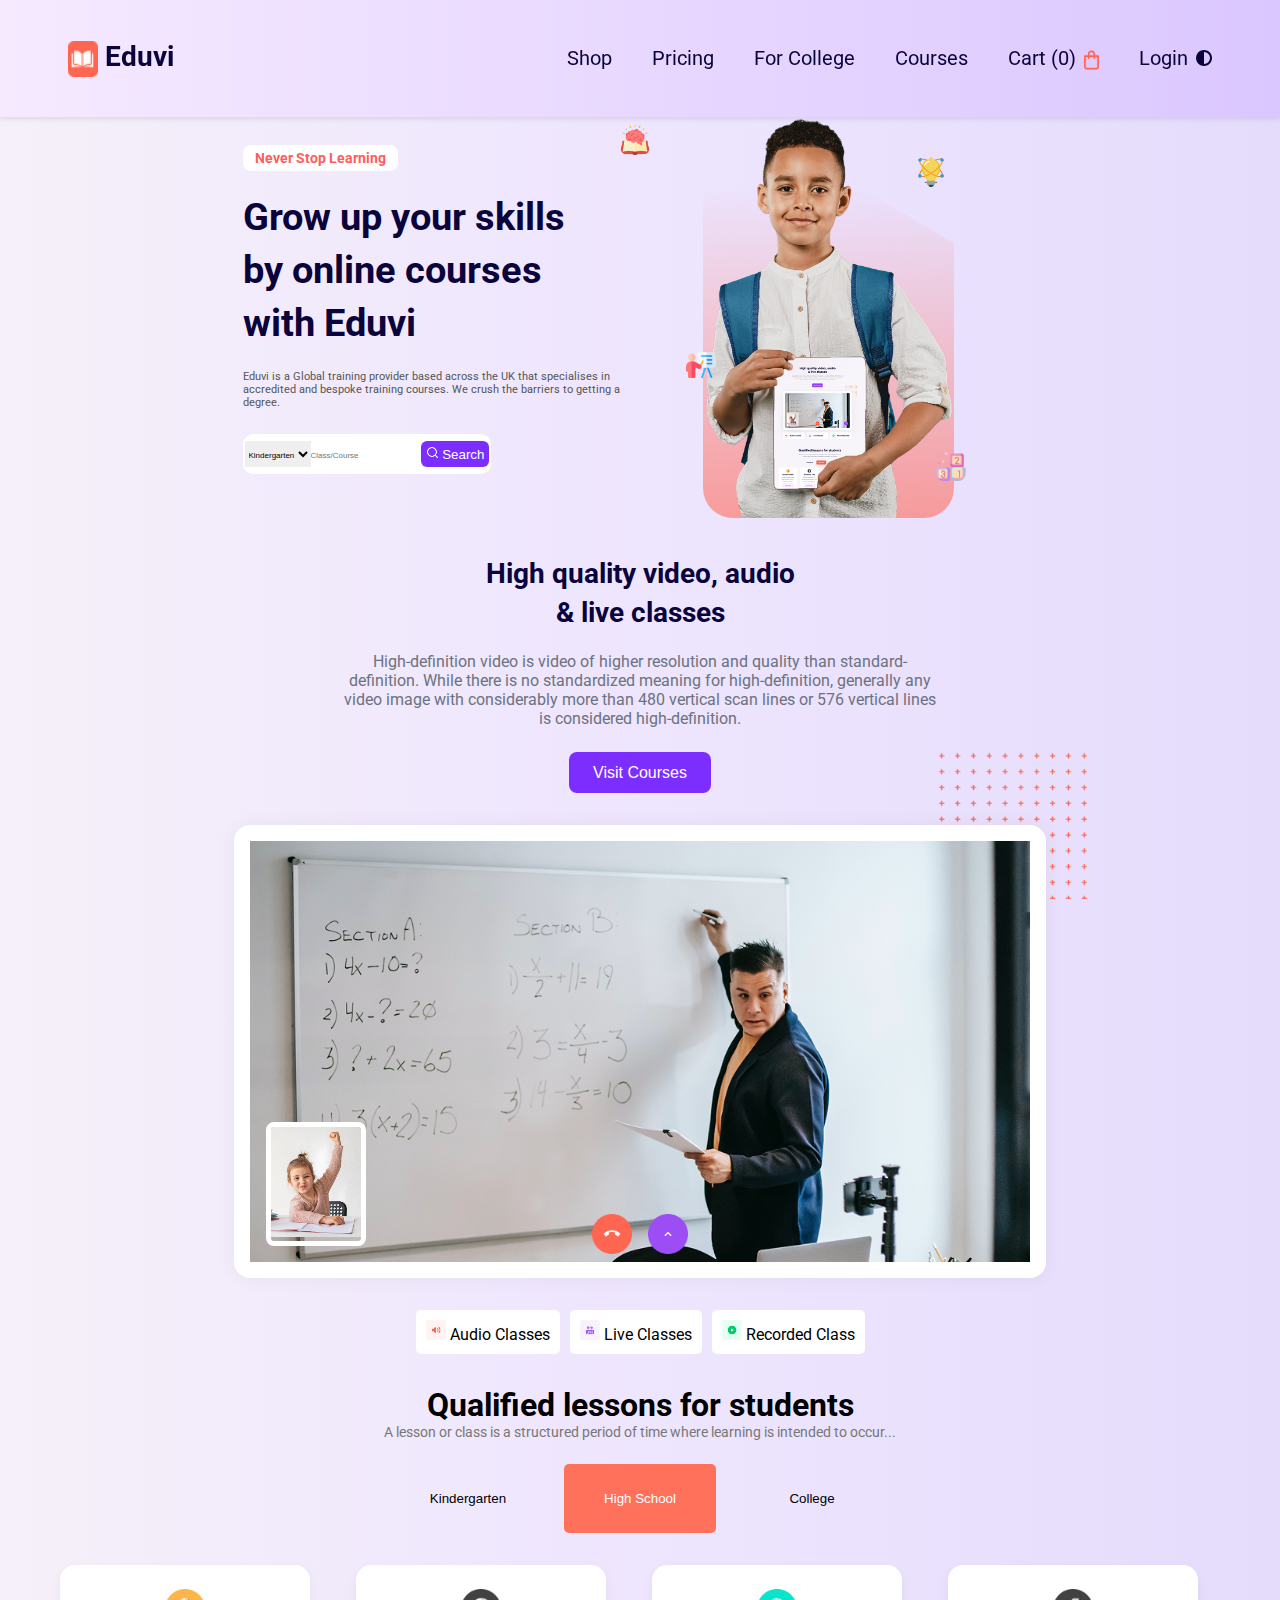
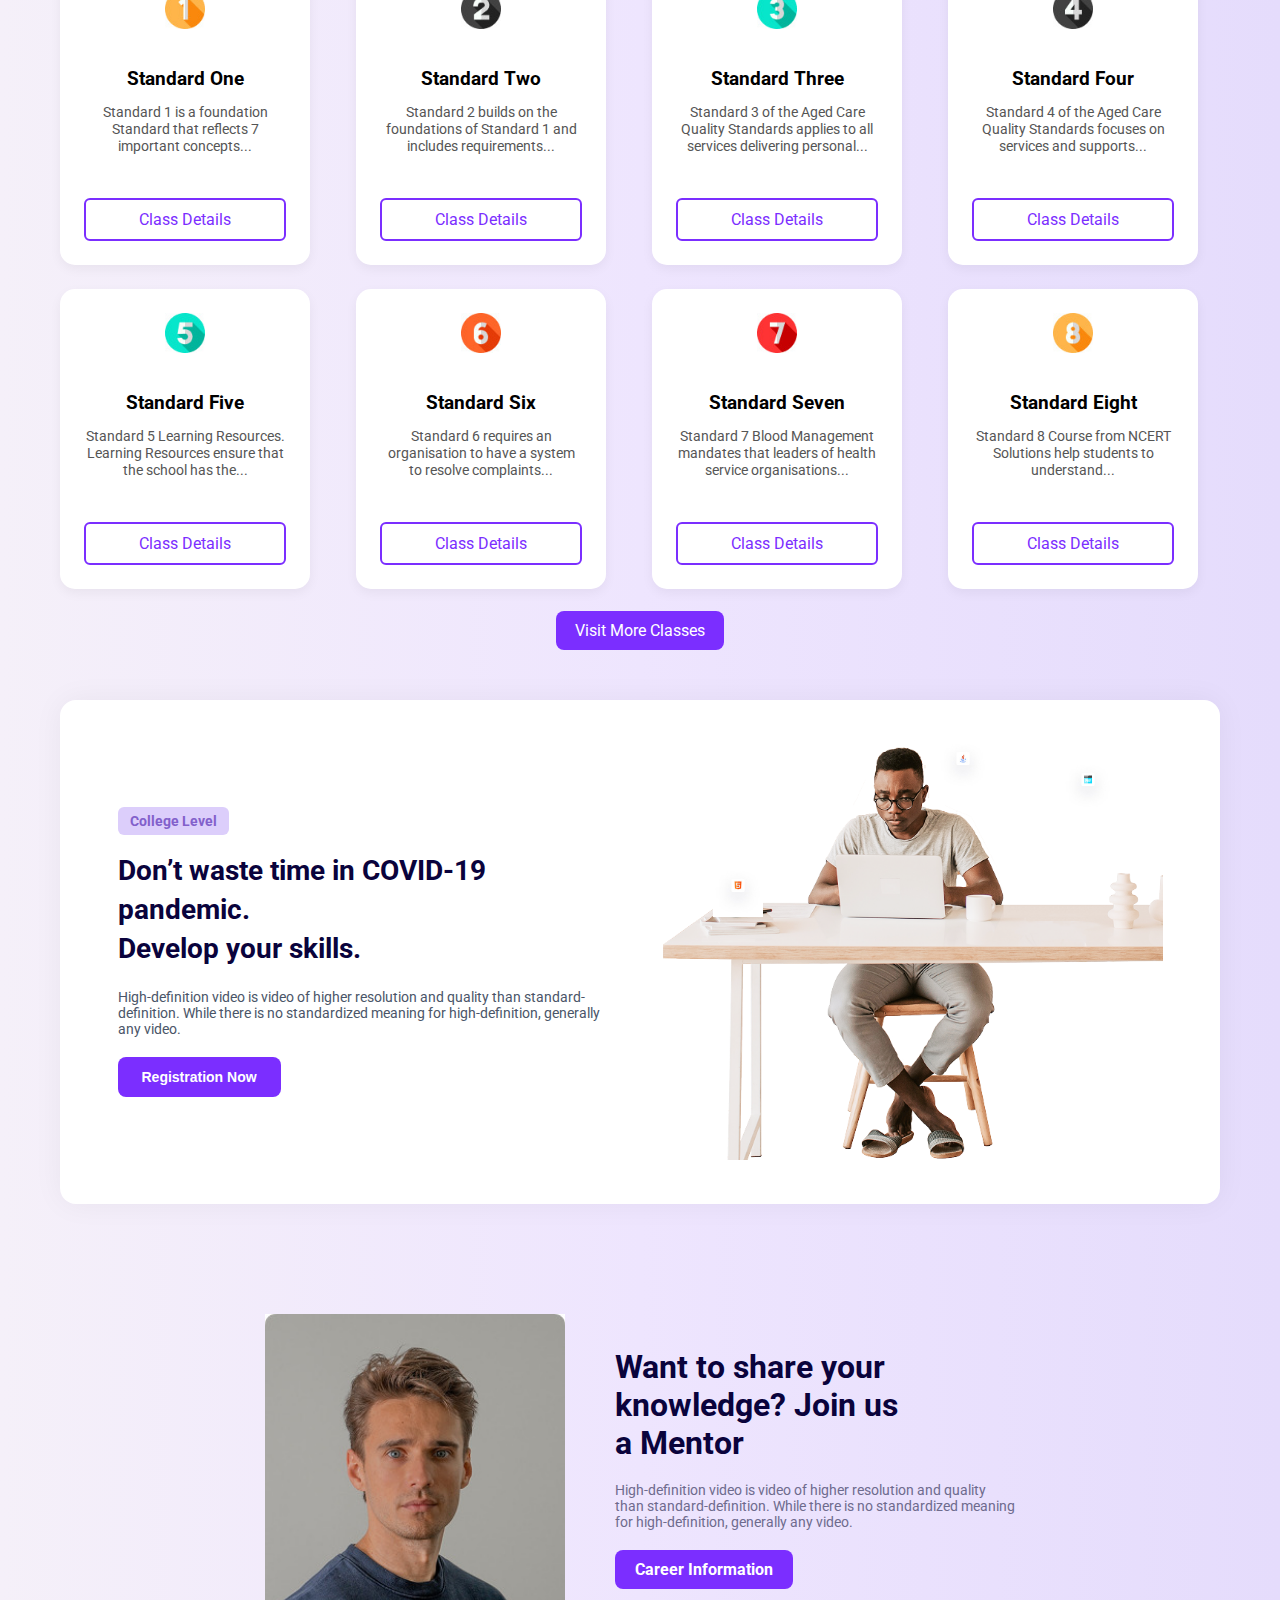
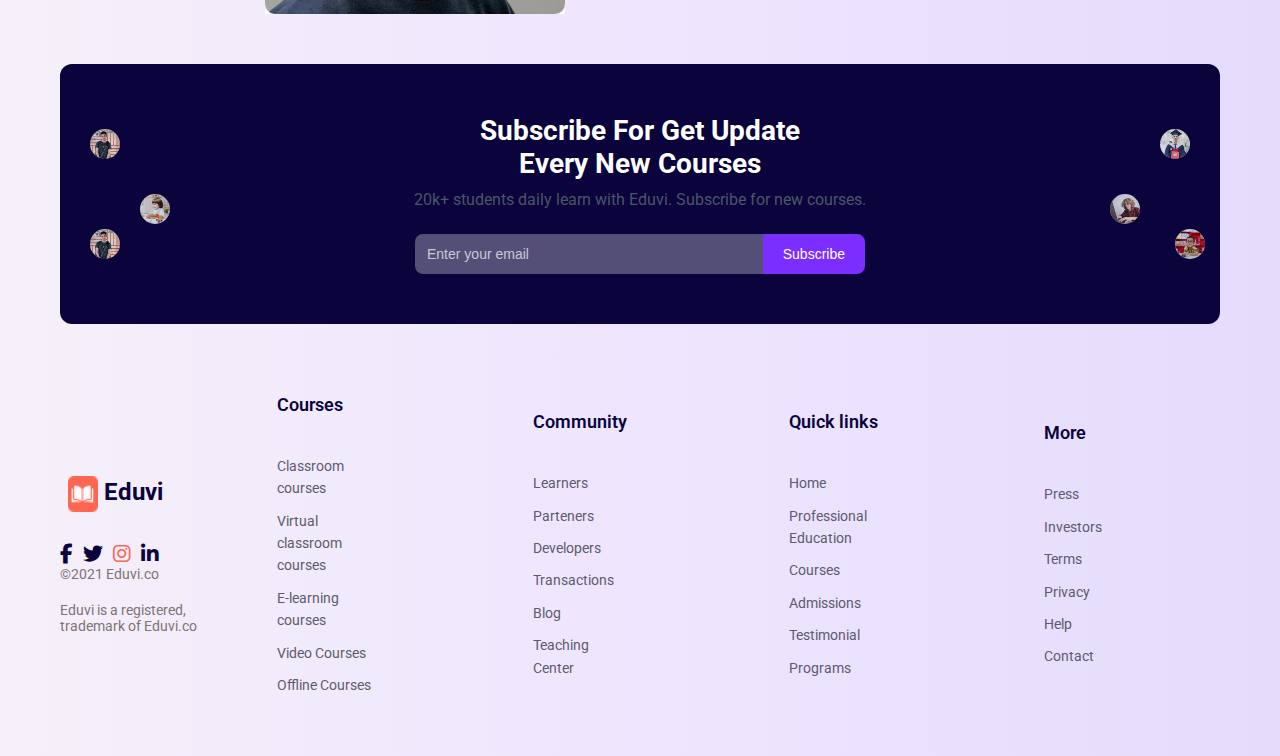
<file: index.html>
<!DOCTYPE html>
<html lang="en">
  <head>
    <meta charset="UTF-8" />
    <meta name="viewport" content="width=device-width, initial-scale=1.0" />
    <link rel="stylesheet" href="https://cdnjs.cloudflare.com/ajax/libs/font-awesome/6.7.2/css/all.min.css" />
    <link rel="stylesheet" href="assets/styles/header.css" />
    <link rel="stylesheet" href="assets/styles/footer.css" />
    <link rel="stylesheet" href="assets/styles/main.css" />
    <title>Vidhalaya</title>
  </head>
  <body>
    <header>
      <div class="container">
        <div class="logo">
          <a href="index.html">
            <img src="assets/icons/icon (7).webp" alt="" class="icon-log" />
            Eduvi
          </a>
        </div>
        <nav>
          <label for="menu-toggle" id="menu-icon">
            <i class="fas fa-bars"></i>
          </label>
          <input type="checkbox" id="menu-toggle" hidden />
          <ul id="nav-menu">
            <li><a href="shop.html">Shop</a></li>
            <li>
              <a href="pricing.html"> Pricing</a>
            </li>
            <li>
              <a href="teacher.html">For College </a>
            </li>
            <li>
              <a href="courses.html">Courses</a>
            </li>
            <li>
              <a href="#"> <span id="cart-count">Cart (0)</span><img src="assets/icons/Vector.webp" class="icon-vector" /></a>
            </li>
            <li>
              <a href="login.html">Login</a>
            </li>
          </ul>
          <a href="#" id="toggle-theme"><i class="fa-solid fa-circle-half-stroke"></i></a>
        </nav>
      </div>
    </header>
    <main>
      <section class="hero">
        <div class="container flex">
          <div class="hero-text">
            <span class="tagline">Never Stop Learning</span>
            <h1>
              Grow up your skills <br />
              by online courses<br />
              with Eduvi
            </h1>
            <p class="center">
              Eduvi is a Global training provider based across the UK that specialises in <br />accredited and bespoke training courses. We crush the barriers to getting a<br />
              degree.
            </p>
            <div class="search-box">
              <select>
                <option>Kindergarten</option>
                <option>High School</option>
                <option>College</option>
              </select>
              <input type="text" placeholder="Class/Course" />
              <button><img src="assets/icons/Outline.webp" class="icon-search" /> Search</button>
            </div>
          </div>
          <div class="hero-image center relative">
            <img src="assets/images/school-boy-holding-copy-space-nootebook 1 1.webp" class="Kid-student" alt="Kid student" />
            <img src="assets/images/book 1.webp" class="icons icon1 absolute" />
            <img src="assets/images/lightbulb 1.webp" class="icons icon2 absolute" />
            <img src="assets/images/presentation 1.webp" class="icons icon3 absolute" />
            <img src="assets/images/Group (3).webp" class="icons icon4 absolute" />
          </div>
        </div>
      </section>
      <section class="about center relative">
        <div class="container">
          <h1>
            High quality video, audio<br />
            & live classes
          </h1>
          <p class="relative">
            High-definition video is video of higher resolution and quality than standard-definition. While there is no standardized meaning for high-definition, generally any video image with
            considerably more than 480 vertical scan lines or 576 vertical lines is considered high-definition.
          </p>
          <button class="add-to-cart relative">Visit Courses</button>
          <div class="video-wrapper relative">
            <img src="assets/images/viode.webp" alt="Video Call" class="video" />
            <div class="mini-video absolute">
              <img src="assets/images/portrait-little-girl-coloring 1.webp" alt="Mini Video" style="width: 100%; height: auto" />
            </div>
            <div class="call-controls absolute">
              <img src="assets/images/Call Button (1).webp" alt="" class="end-call" />
              <img src="assets/images/arrow (1).webp" alt="" class="video-on relative" />
            </div>
          </div>
          <div class="counter-wrapper flex relative">
            <div class="counter-box">
              <img src="assets/icons/icon (10).webp" alt="Audio Icon" />
              Audio Classes
            </div>
            <div class="counter-box">
              <img src="assets/icons/icon (9).webp" alt="Live TV Icon" />

              Live Classes
            </div>
            <div class="counter-box">
              <img src="assets/icons/icon (8).webp" alt="Play Icon" />

              Recorded Class
            </div>
          </div>
        </div>
      </section>
      <section class="lessons-section center">
        <div class="container">
          <div class="header">
            <h2>Qualified lessons for students</h2>
            <p>A lesson or class is a structured period of time where learning is intended to occur...</p>
          </div>

          <div class="tabs">
            <button>Kindergarten</button>
            <button class="active">High School</button>
            <button>College</button>
          </div>

          <div class="cards-container">
            <div class="card center">
              <img src="assets/images/028-1.webp" alt="Number 1" />
              <h3>Standard One</h3>
              <p>Standard 1 is a foundation Standard that reflects 7 important concepts...</p>
              <a href="detalis.html" class="btn">Class Details</a>
            </div>

            <div class="card center">
              <img src="assets/images/029-2.webp" alt="Number 2" />
              <h3>Standard Two</h3>
              <p>Standard 2 builds on the foundations of Standard 1 and includes requirements...</p>
              <a href="detalis.html" class="btn">Class Details</a>
            </div>

            <div class="card center">
              <img src="assets/images/030-3.webp" alt="Number 3" />
              <h3>Standard Three</h3>
              <p>Standard 3 of the Aged Care Quality Standards applies to all services delivering personal...</p>
              <a href="detalis.html" class="btn">Class Details</a>
            </div>

            <div class="card center">
              <img src="assets/images/031-4.webp" alt="Number 4" />
              <h3>Standard Four</h3>
              <p>Standard 4 of the Aged Care Quality Standards focuses on services and supports...</p>
              <a href="detalis.html" class="btn">Class Details</a>
            </div>

            <div class="card center">
              <img src="assets/images/032-5.webp" alt="Number 5" />
              <h3>Standard Five</h3>
              <p>Standard 5 Learning Resources. Learning Resources ensure that the school has the...</p>
              <a href="detalis.html" class="btn">Class Details</a>
            </div>

            <div class="card center">
              <img src="assets/images/033-6.webp" alt="Number 6" />
              <h3>Standard Six</h3>
              <p>Standard 6 requires an organisation to have a system to resolve complaints...</p>
              <a href="detalis.html" class="btn">Class Details</a>
            </div>

            <div class="card center">
              <img src="assets/images/034-7.webp" alt="Number 7" />
              <h3>Standard Seven</h3>
              <p>Standard 7 Blood Management mandates that leaders of health service organisations...</p>
              <a href="detalis.html" class="btn">Class Details</a>
            </div>

            <div class="card center">
              <img src="assets/images/035-8.webp" alt="Number 8" />
              <h3>Standard Eight</h3>
              <p>Standard 8 Course from NCERT Solutions help students to understand...</p>
              <a href="detalis.html" class="btn">Class Details</a>
            </div>
          </div>
          <div class="more-btn">
            <a href="courses.html" class="btn-purple">Visit More Classes</a>
          </div>
        </div>
      </section>
      <section class="promo-section">
        <div class="container">
          <div class="promo-box">
            <div class="promo-wrapper">
              <div class="text-area">
                <span class="level">College Level</span>
                <h1>Don’t waste time in COVID-19 pandemic.<br />Develop your skills.</h1>
                <p>High-definition video is video of higher resolution and quality than standard-definition. While there is no standardized meaning for high-definition, generally any video.</p>
                <button class="register-btn">Registration Now</button>
              </div>
              <div class="image-area relative">
                <img src="assets/images/Image.webp" alt="person working" class="main-img" />
                <img src="assets/images/4 (3).webp" class="promo-icon absolute html" alt="HTML Icon" />
                <img src="assets/images/5.webp" class="promo-icon absolute php" alt="PHP Icon" />
                <img src="assets/images/6.webp" class="promo-icon absolute java" alt="Java Icon" />
                <div class="stars"></div>
              </div>
            </div>
          </div>
        </div>
      </section>
      <section class="mentor-section">
        <div class="container mentor-content flex">
          <div class="image-container">
            <img src="assets/images/BG (2).webp" alt="mentor" />
          </div>
          <div class="text-content">
            <h2>
              Want to share your<br />
              knowledge? Join us<br />
              a Mentor
            </h2>
            <p>
              High-definition video is video of higher resolution and quality<br />
              than standard-definition. While there is no standardized meaning<br />
              for high-definition, generally any video.
            </p>
            <a href="#" class="btn">Career Information</a>
          </div>
        </div>
      </section>
      <section class="newsletter-section">
        <div class="container">
          <div class="newsletter-box center relative">
            <img src="assets/images/Ellipse 166 (1).webp" class="user-img absolute user-top-left" alt="" />
            <img src="assets/images/Ellipse 166 (2).webp" class="user-img absolute user-mid-left" alt="" />
            <img src="assets/images/Ellipse 166.webp" class="user-img absolute user-bottom-left" alt="" />
            <img src="assets/images/Ellipse 168 (1).webp" class="user-img absolute user-top-right" alt="" />
            <img src="assets/images/Ellipse 167.webp" class="user-img absolute user-mid-right" alt="" />
            <img src="assets/images/Ellipse 168.webp" class="user-img absolute user-bottom-right" alt="" />
            <div class="newsletter-content">
              <h2>
                Subscribe For Get Update <br />
                Every New Courses
              </h2>
              <p>20k+ students daily learn with Eduvi. Subscribe for new courses.</p>
              <form class="subscribe-form flex">
                <input type="email" placeholder="Enter your email" required />
                <button type="submit">Subscribe</button>
              </form>
            </div>
          </div>
        </div>
      </section>
    </main>
    <footer>
      <div class="container">
        <div class="footer-content">
          <div class="footer-bottom">
            <div class="logo">
              <a href="#">
                <img src="assets/icons/icon (7).webp" alt="" class="icon-log" />
                Eduvi
              </a>
            </div>
            <div class="social-icons">
              <a href="#"><i class="fab fa-facebook-f"></i></a>
              <a href="#"><i class="fab fa-twitter"></i></a>
              <a href="#"><i class="fab fa-instagram instagram"></i></a>
              <a href="#" aria-label="LinkedIn"><i class="fab fa-linkedin-in"></i></a>
            </div>
            <p class="Eduvi-footer">©2021 Eduvi.co</p>
            <p class="trademark">
              Eduvi is a registered,<br />
              trademark of Eduvi.co
            </p>
          </div>
          <div class="footer-section">
            <h2>Courses</h2>
            <ul>
              <li><a href="#">Classroom courses</a></li>
              <li><a href="#">Virtual classroom courses</a></li>
              <li><a href="#">E-learning courses</a></li>
              <li><a href="#">Video Courses</a></li>
              <li><a href="#">Offline Courses</a></li>
            </ul>
          </div>

          <div class="footer-section">
            <h2>Community</h2>
            <ul>
              <li><a href="#">Learners</a></li>
              <li><a href="#">Parteners</a></li>
              <li><a href="#">Developers</a></li>
              <li><a href="#">Transactions</a></li>
              <li><a href="#">Blog</a></li>
              <li><a href="#">Teaching Center</a></li>
            </ul>
          </div>

          <div class="footer-section">
            <h2>Quick links</h2>
            <ul>
              <li><a href="#">Home</a></li>
              <li><a href="#">Professional Education</a></li>
              <li><a href="#">Courses</a></li>
              <li><a href="#">Admissions</a></li>
              <li><a href="#">Testimonial</a></li>
              <li><a href="#">Programs</a></li>
            </ul>
          </div>

          <div class="footer-section">
            <h2>More</h2>
            <ul>
              <li><a href="#">Press</a></li>
              <li><a href="#">Investors</a></li>
              <li><a href="#">Terms</a></li>
              <li><a href="#">Privacy</a></li>
              <li><a href="#">Help</a></li>
              <li><a href="#">Contact</a></li>
            </ul>
          </div>
        </div>
      </div>
    </footer>
    <script src="assets/scripts/Courses/main.js"></script>
    <script src="assets/scripts/Shared/cart.js"></script>
  </body>
</html>
</file>
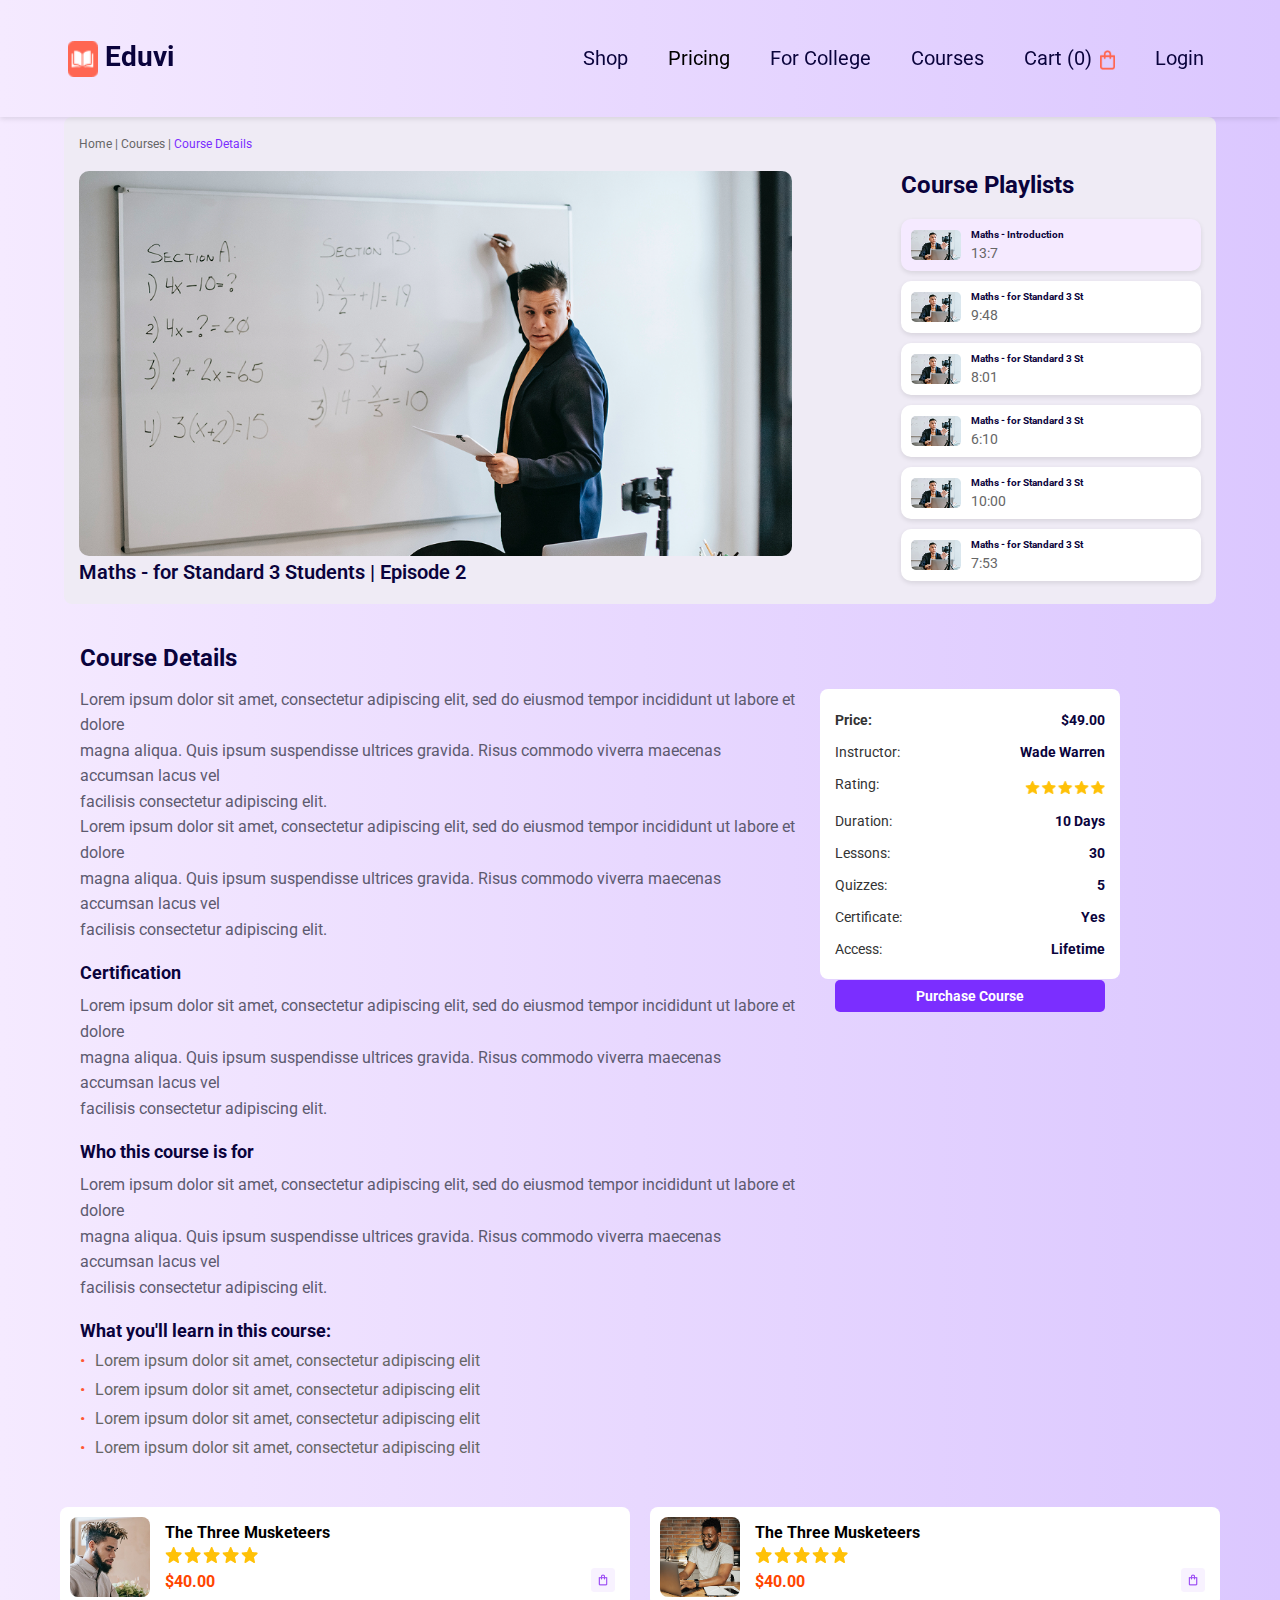
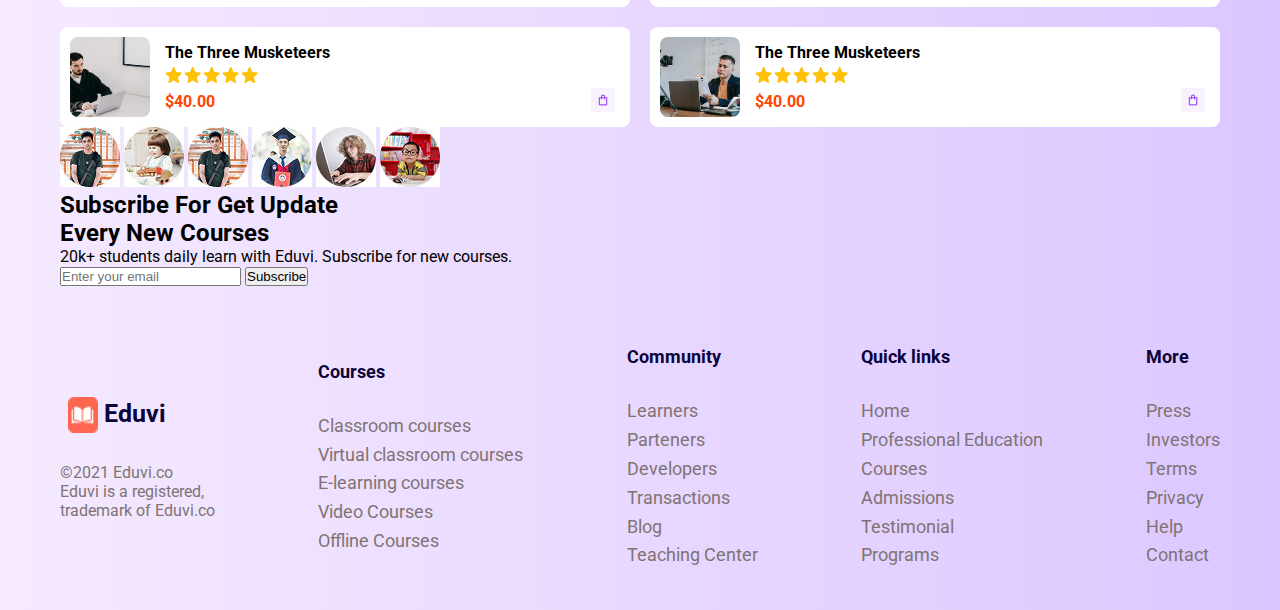
<file: detalis.html>
<!DOCTYPE html>
<html lang="en">
  <head>
    <meta charset="UTF-8" />
    <meta name="viewport" content="width=device-width, initial-scale=1.0" />
    <link rel="preconnect" href="https://fonts.googleapis.com" />
    <link rel="preconnect" href="https://fonts.gstatic.com" crossorigin />
    <link href="https://fonts.googleapis.com/css2?family=Montserrat:ital,wght@0,100..900;1,100..900&family=Roboto:ital,wght@0,100..900;1,100..900&display=swap" rel="stylesheet" />
    <link rel="stylesheet" href="assets/styles/header.css" />
    <link rel="stylesheet" href="assets/styles/details.css" />
    <link rel="stylesheet" href="assets/styles/footer.css" />
    <title>Vidhalaya</title>
  </head>
  <body>
    <header>
      <div class="container">
        <div class="logo">
          <a href="index.html">
            <img src="assets/icons/icon (7).webp" alt="" class="icon-log" />
            Eduvi
          </a>
        </div>
        <nav>
          <label for="menu-toggle" id="menu-icon">
            <i class="fas fa-bars"></i>
          </label>
          <input type="checkbox" id="menu-toggle" hidden />
          <ul id="nav-menu">
            <li><a href="shop.html">Shop</a></li>
            <li>
              <a<a href="pricing.html"> Pricing</a>
            </li>
            <li>
              <a href="teacher.html">For College </a>
            </li>
            <li>
              <a href="courses.html">Courses</a>
            </li>
            <li>
              <a href="#"> <span id="cart-count">Cart (0)</span><img src="assets/icons/Vector.webp" class="icon-vector" /></a>
            </li>
            <li>
              <a href="login.html">Login</a>
            </li>
          </ul>
          <a href="#" id="toggle-theme"><i class="fa-solid fa-circle-half-stroke"></i></a>
        </nav>
      </div>
    </header>
    <main>
      <section class="course-details">
        <div class="container">
          <div class="breadcrumbs"><a href="index.html">Home</a> | <a href="courses.html">Courses</a> | <span>Course Details</span></div>
          <div class="course-content">
            <div class="video-section">
              <img src="assets/images/viode.webp" alt="Video Placeholder" class="video-image" />
              <h2 class="video-title">Maths - for Standard 3 Students | Episode 2</h2>
            </div>
            <div class="playlist-section">
              <h2 class="playlist-title">Course Playlists</h2>
              <div class="playlist-cards">
                <div class="playlist-card active">
                  <img src="assets/images/Image (21).webp" alt="Maths Introduction" class="card-image" />
                  <div class="card-info">
                    <h3>Maths - Introduction</h3>
                    <p>13:7</p>
                  </div>
                </div>
                <div class="playlist-card">
                  <img src="assets/images/Image (21).webp" alt="Maths Introduction" class="card-image" />
                  <div class="card-info">
                    <h3>Maths - for Standard 3 St</h3>
                    <p>9:48</p>
                  </div>
                </div>
                <div class="playlist-card">
                  <img src="assets/images/Image (21).webp" alt="Maths for Standard 3" class="card-image" />
                  <div class="card-info">
                    <h3>Maths - for Standard 3 St</h3>
                    <p>8:01</p>
                  </div>
                </div>
                <div class="playlist-card">
                  <img src="assets/images/Image (21).webp" alt="Maths Introduction" class="card-image" />
                  <div class="card-info">
                    <h3>Maths - for Standard 3 St</h3>
                    <p>6:10</p>
                  </div>
                </div>
                <div class="playlist-card">
                  <img src="assets/images/Image (21).webp" alt="Maths Introduction" class="card-image" />
                  <div class="card-info">
                    <h3>Maths - for Standard 3 St</h3>
                    <p>10:00</p>
                  </div>
                </div>
                <div class="playlist-card">
                  <img src="assets/images/Image (21).webp" alt="Maths Introduction" class="card-image" />
                  <div class="card-info">
                    <h3>Maths - for Standard 3 St</h3>
                    <p>7:53</p>
                  </div>
                </div>
              </div>
            </div>
          </div>
        </div>
      </section>
      <section class="course-section">
        <div class="container course-section">
          <div class="Course-Overview">
            <h2>Course Details</h2>
            <p>
              Lorem ipsum dolor sit amet, consectetur adipiscing elit, sed do eiusmod tempor incididunt ut labore et dolore<br />
              magna aliqua. Quis ipsum suspendisse ultrices gravida. Risus commodo viverra maecenas accumsan lacus vel<br />
              facilisis consectetur adipiscing elit.<br />
              Lorem ipsum dolor sit amet, consectetur adipiscing elit, sed do eiusmod tempor incididunt ut labore et dolore<br />
              magna aliqua. Quis ipsum suspendisse ultrices gravida. Risus commodo viverra maecenas accumsan lacus vel<br />
              facilisis consectetur adipiscing elit.
            </p>
            <h3>Certification</h3>
            <p>
              Lorem ipsum dolor sit amet, consectetur adipiscing elit, sed do eiusmod tempor incididunt ut labore et dolore<br />
              magna aliqua. Quis ipsum suspendisse ultrices gravida. Risus commodo viverra maecenas accumsan lacus vel<br />
              facilisis consectetur adipiscing elit.
            </p>
            <h3>Who this course is for</h3>
            <p>
              Lorem ipsum dolor sit amet, consectetur adipiscing elit, sed do eiusmod tempor incididunt ut labore et dolore<br />
              magna aliqua. Quis ipsum suspendisse ultrices gravida. Risus commodo viverra maecenas accumsan lacus vel<br />
              facilisis consectetur adipiscing elit.
            </p>
            <h3>What you'll learn in this course:</h3>
            <ul>
              <li>Lorem ipsum dolor sit amet, consectetur adipiscing elit</li>
              <li>Lorem ipsum dolor sit amet, consectetur adipiscing elit</li>
              <li>Lorem ipsum dolor sit amet, consectetur adipiscing elit</li>
              <li>Lorem ipsum dolor sit amet, consectetur adipiscing elit</li>
            </ul>
          </div>
          <div class="sidebar">
            <p class="price">Price: <span>$49.00</span></p>
            <p class="instructor">Instructor: <span>Wade Warren</span></p>
            <p class="rating">
              Rating:
              <span class="stars">
                <img src="assets/images/star (1).webp" alt="Rating Stars" />
              </span>
            </p>
            <p class="duration">Duration: <span>10 Days</span></p>
            <p class="lessons">Lessons: <span>30</span></p>
            <p class="quizzes">Quizzes: <span>5</span></p>
            <p class="certificate">Certificate: <span>Yes</span></p>
            <p class="access">Access: <span>Lifetime</span></p>
            <a href="pricing.html" class="button add-to-cart">Purchase Course</a>
          </div>
        </div>
      </section>
      <section class="courses-section">
        <div class="container">
          <div class="courses-container">
            <div class="course-card">
              <img src="assets/icons/Image (14).webp" alt="Course Image" class="course-image" />
              <div class="course-info">
                <h3>The Three Musketeers</h3>
                <div class="stars">
                  <img src="assets/images/star (1).webp" alt="star" />
                </div>
                <p class="price">$40.00</p>
              </div>
              <img src="assets/images/icon (11).webp" alt="Bag Icon" class="bag-icon" />
            </div>
            <div class="course-card">
              <img src="assets/icons/Image (18).webp" alt="Course Image" class="course-image" />
              <div class="course-info">
                <h3>The Three Musketeers</h3>
                <div class="stars">
                  <img src="assets/images/star (1).webp" alt="star" />
                </div>
                <p class="price">$40.00</p>
              </div>
              <img src="assets/images/icon (11).webp" alt="Bag Icon" class="bag-icon" />
            </div>
            <div class="course-card">
              <img src="assets/icons/Image (19).webp" alt="Course Image" class="course-image" />
              <div class="course-info">
                <h3>The Three Musketeers</h3>
                <div class="stars">
                  <img src="assets/images/star (1).webp" alt="star" />
                </div>
                <p class="price">$40.00</p>
              </div>
              <img src="assets/images/icon (11).webp" alt="Bag Icon" class="bag-icon" />
            </div>
            <div class="course-card">
              <img src="assets/icons/Image (20).webp" alt="Course Image" class="course-image" />
              <div class="course-info">
                <h3>The Three Musketeers</h3>
                <div class="stars">
                  <img src="assets/images/star (1).webp" alt="star" />
                </div>
                <p class="price">$40.00</p>
              </div>
              <img src="assets/images/icon (11).webp" alt="Bag Icon" class="bag-icon" />
            </div>
          </div>
        </div>
      </section>
      <section class="newsletter-section">
        <div class="container">
          <div class="newsletter-box">
            <img src="assets/images/Ellipse 166 (1).webp" class="user-img user-top-left" alt="" />
            <img src="assets/images/Ellipse 166 (2).webp" class="user-img user-mid-left" alt="" />
            <img src="assets/images/Ellipse 166.webp" class="user-img user-bottom-left" alt="" />
            <img src="assets/images/Ellipse 168 (1).webp" class="user-img user-top-right" alt="" />
            <img src="assets/images/Ellipse 167.webp" class="user-img user-mid-right" alt="" />
            <img src="assets/images/Ellipse 168.webp" class="user-img user-bottom-right" alt="" />
            <div class="newsletter-content">
              <h2>
                Subscribe For Get Update <br />
                Every New Courses
              </h2>
              <p>20k+ students daily learn with Eduvi. Subscribe for new courses.</p>
              <form class="subscribe-form">
                <input type="email" placeholder="Enter your email" required />
                <button type="submit">Subscribe</button>
              </form>
            </div>
          </div>
        </div>
      </section>
    </main>
    <footer>
      <div class="container">
        <div class="footer-content">
          <div class="footer-bottom">
            <div class="logo">
              <a href="#">
                <img src="assets/icons/icon (7).png" alt="" class="icon-log" />
                Eduvi
              </a>
            </div>
            <div class="social-icons">
              <a href="#"><i class="fab fa-facebook-f"></i></a>
              <a href="#"><i class="fab fa-twitter"></i></a>
              <a href="#"><i class="fab fa-instagram instagram"></i></a>
              <a href="#" aria-label="LinkedIn"><i class="fab fa-linkedin-in"></i></a>
            </div>
            <p class="Eduvi-footer">©2021 Eduvi.co</p>
            <p class="trademark">
              Eduvi is a registered,<br />
              trademark of Eduvi.co
            </p>
          </div>
          <div class="footer-section">
            <h2>Courses</h2>
            <ul>
              <li><a href="#">Classroom courses</a></li>
              <li><a href="#">Virtual classroom courses</a></li>
              <li><a href="#">E-learning courses</a></li>
              <li><a href="#">Video Courses</a></li>
              <li><a href="#">Offline Courses</a></li>
            </ul>
          </div>

          <div class="footer-section">
            <h2>Community</h2>
            <ul>
              <li><a href="#">Learners</a></li>
              <li><a href="#">Parteners</a></li>
              <li><a href="#">Developers</a></li>
              <li><a href="#">Transactions</a></li>
              <li><a href="#">Blog</a></li>
              <li><a href="#">Teaching Center</a></li>
            </ul>
          </div>

          <div class="footer-section">
            <h2>Quick links</h2>
            <ul>
              <li><a href="#">Home</a></li>
              <li><a href="#">Professional Education</a></li>
              <li><a href="#">Courses</a></li>
              <li><a href="#">Admissions</a></li>
              <li><a href="#">Testimonial</a></li>
              <li><a href="#">Programs</a></li>
            </ul>
          </div>

          <div class="footer-section">
            <h2>More</h2>
            <ul>
              <li><a href="#">Press</a></li>
              <li><a href="#">Investors</a></li>
              <li><a href="#">Terms</a></li>
              <li><a href="#">Privacy</a></li>
              <li><a href="#">Help</a></li>
              <li><a href="#">Contact</a></li>
            </ul>
          </div>
        </div>
      </div>
    </footer>
    <script src="assets/scripts/Courses/main.js"></script>
    <script src="assets/scripts/Shared/cart.js"></script>
  </body>
</html>
</file>
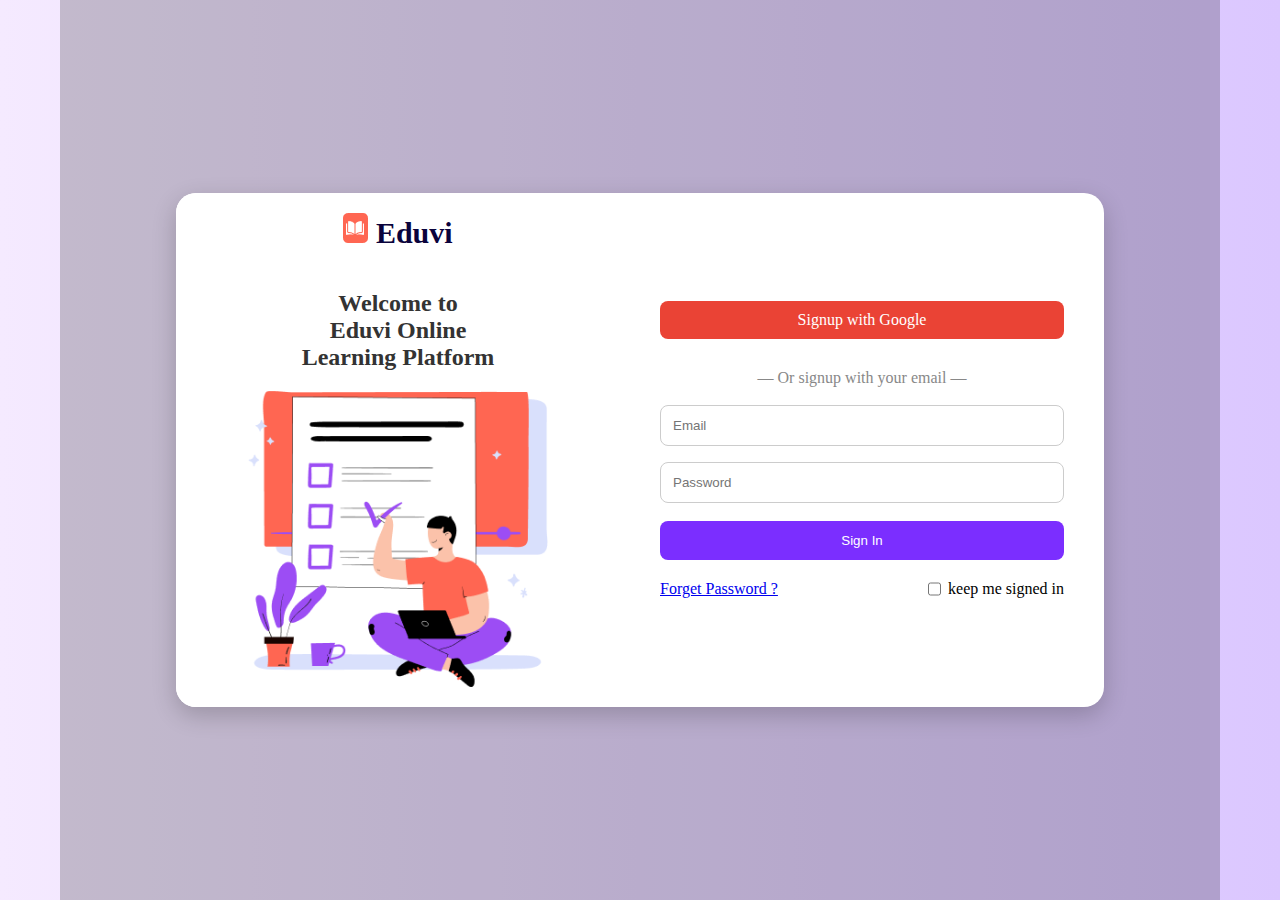
<file: login.html>
<!DOCTYPE html>
<html lang="en">
  <head>
    <meta charset="UTF-8" />
    <meta name="viewport" content="width=device-width, initial-scale=1.0" />
    <link rel="stylesheet" href="/assets/styles/login.css" />
    <title>Vidhalaya</title>
  </head>
  <body>
    <main>
      <section class="sign-in">
        <div class="container">
          <div class="overlay">
            <div class="signup-container">
              <div class="left">
                <div class="Eduvi">
                  <a href="index.html">
                    <img src="assets/icons/icon (7).webp"  class="icon-log" />
                    Eduvi
                  </a>
                </div>
                <h2>
                  Welcome to<br />Eduvi Online<br />
                  Learning Platform
                </h2>
                <img src="assets/images/Group (2).webp" class="Illustration" alt="Illustration" />
              </div>
              <div class="right">
                <a href="https://www.google.com.eg/" class="google-btn">Signup with Google</a>
                <p class="or">— Or signup with your email —</p>
                <form>
                  <input type="email" placeholder="Email" />
                  <input type="password" placeholder="Password" />
                  <button type="submit" class="signup-btn">Sign In</button>
                </form>
                <div class="act">
                  <a href="#">Forget Password ?</a>
                  <p class="signin-text"><input type="checkbox" /> keep me signed in</p>
                </div>
              </div>
            </div>
          </div>
        </div>
      </section>
    </main>
    <script src="assets/scripts/Courses/courses-dispaly.js"></script>
  </body>
</html>
</file>
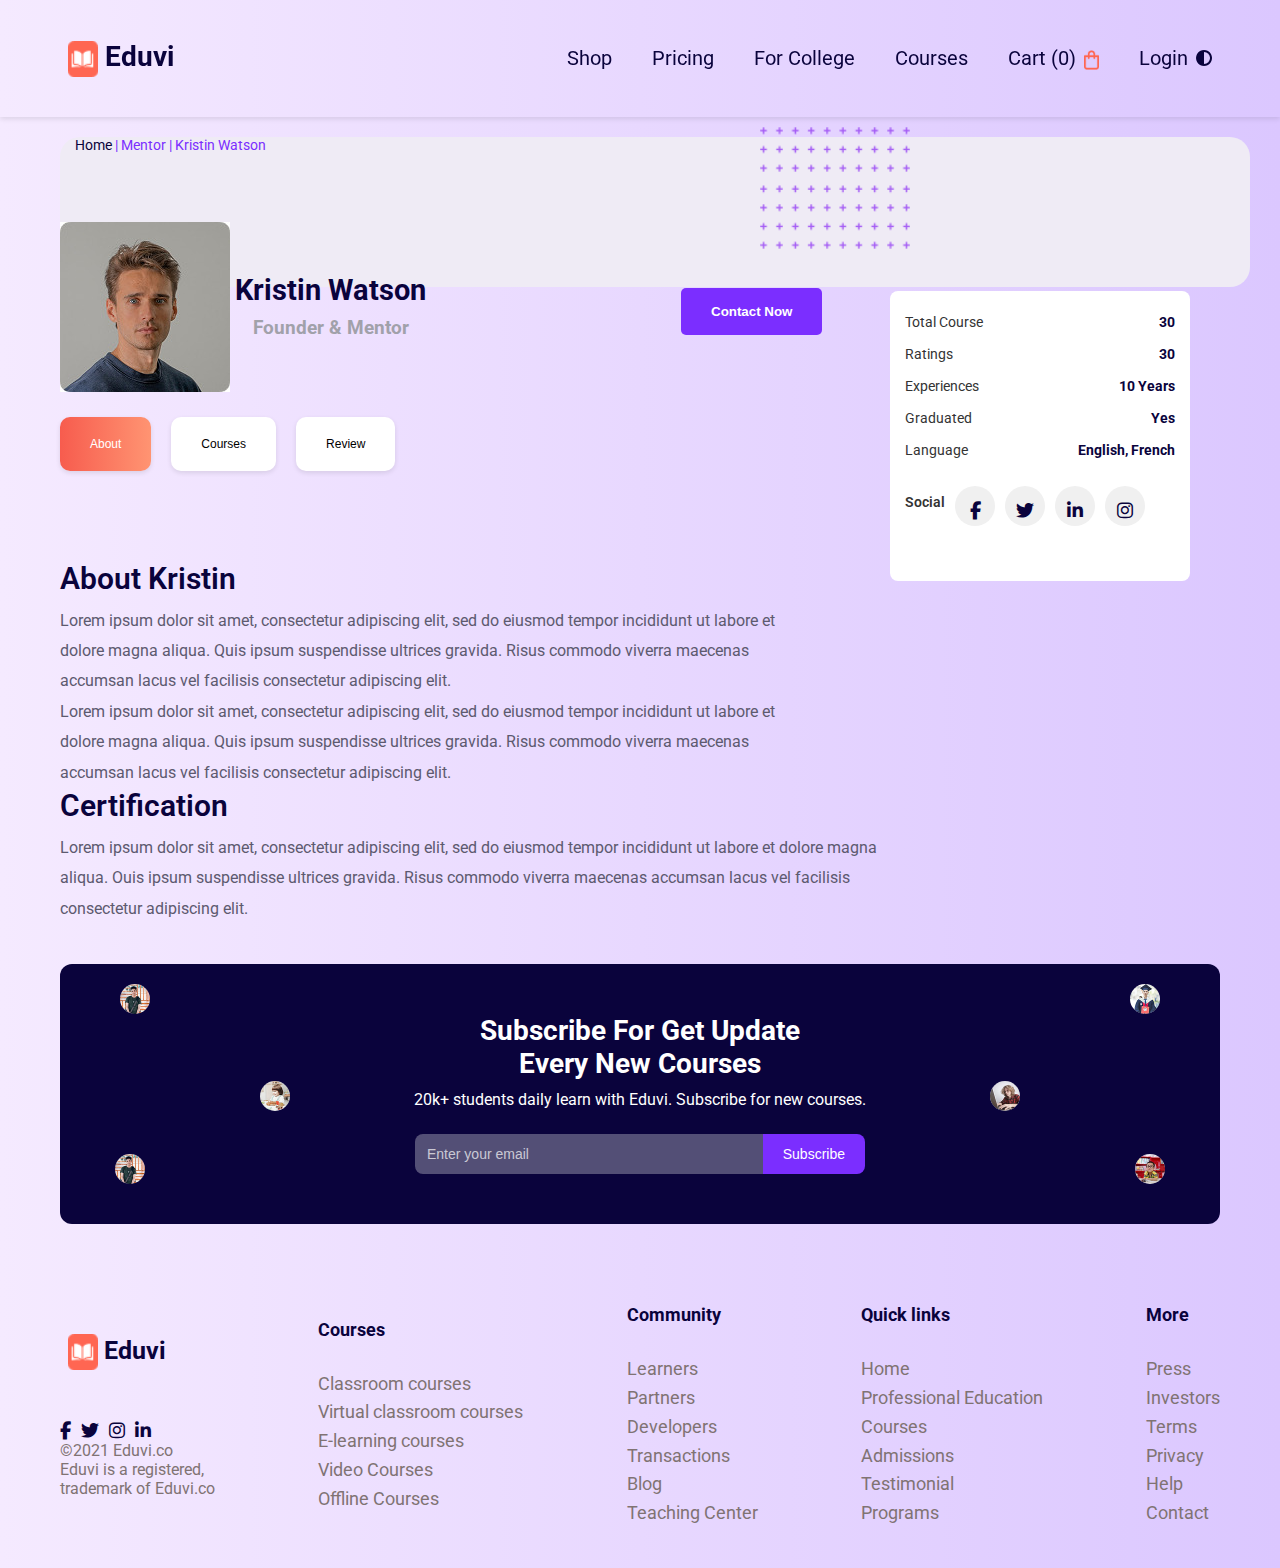
<file: mentors_details.html>
<!DOCTYPE html>
<html lang="en">
  <head>
    <meta charset="UTF-8" />
    <meta name="viewport" content="width=device-width, initial-scale=1.0" />
    <link rel="preconnect" href="https://fonts.googleapis.com" />
    <link rel="preconnect" href="https://fonts.gstatic.com" crossorigin />
    <link rel="stylesheet" href="https://cdnjs.cloudflare.com/ajax/libs/font-awesome/6.5.0/css/all.min.css" crossorigin="anonymous" referrerpolicy="no-referrer" />
    <link href="https://fonts.googleapis.com/css2?family=Roboto:ital,wght@0,100..900;1,100..900&display=swap" rel="stylesheet" />
    <link rel="stylesheet" href="assets/styles/header.css" />
    <link rel="stylesheet" href="assets/styles/mentor_details.css" />
    <link rel="stylesheet" href="assets/styles/footer.css" />
    <title>Vidhalaya</title>
  </head>
  <body>
   <header>
      <div class="container">
        <div class="logo">
          <a href="index.html">
            <img src="assets/icons/icon (7).webp" alt="" class="icon-log" />
            Eduvi
          </a>
        </div>
        <nav>
          <label for="menu-toggle" id="menu-icon">
            <i class="fas fa-bars"></i>
          </label>
          <input type="checkbox" id="menu-toggle" hidden />
          <ul id="nav-menu">
            <li><a href="shop.html">Shop</a></li>
            <li>
                <a href="pricing.html"> Pricing</a>
            </li>
            <li>
              <a href="teacher.html">For College </a>
            </li>
            <li>
              <a href="courses.html">Courses</a>
            </li>
            <li>
              <a href="#"> <span id="cart-count">Cart (0)</span><img src="assets/icons/Vector.webp" class="icon-vector" /></a>
            </li>
            <li>
              <a href="login.html">Login</a>
            </li>
          </ul>
          <a href="#" id="toggle-theme"><i class="fa-solid fa-circle-half-stroke"></i></a>
        </nav>
      </div>
    </header>
    <main>
      <section class="mentor-details">
        <div class="container">
          <div class="container book-shop">
            <div class="breadcrumbs">
              <span><a href="index.html"> Home</a> | Mentor | Kristin Watson</span>
            </div>
            <div class="book-shop-content">
              <div class="image">
                <img src="assets/images/Pattern (2).webp" class="Rating-Stars" alt="Rating Stars" />
                <img src="assets/images/Pattern (2).webp" class="Rating-Stars" alt="Rating Stars" />
              </div>
            </div>
          </div>
          <div class="profile-info">
            <img src="assets/images/BG (19).webp" alt="Profile Image" />
            <p class="profile-name">Kristin Watson <br /><span>Founder & Mentor</span></p>
            <button class="contact-btn">Contact Now</button>
          </div>
          <section class="buttons-section">
            <div class="container">
              <div class="buttons">
                <button class="active">About</button>
                <button>Courses</button>
                <button>Review</button>
              </div>
            </div>
          </section>
          <div class="profile-content">
            <section id="about" class="section">
              <h2 class="section-title">About Kristin</h2>
              <p class="section-text">
                Lorem ipsum dolor sit amet, consectetur adipiscing elit, sed do eiusmod tempor incididunt ut labore et<br />
                dolore magna aliqua. Quis ipsum suspendisse ultrices gravida. Risus commodo viverra maecenas<br />
                accumsan lacus vel facilisis consectetur adipiscing elit.<br />
                Lorem ipsum dolor sit amet, consectetur adipiscing elit, sed do eiusmod tempor incididunt ut labore et<br />
                dolore magna aliqua. Quis ipsum suspendisse ultrices gravida. Risus commodo viverra maecenas<br />
                accumsan lacus vel facilisis consectetur adipiscing elit.
              </p>
              <h2 class="section-title">Certification</h2>
              <p class="section-text">
                Lorem ipsum dolor sit amet, consectetur adipiscing elit, sed do eiusmod tempor incididunt ut labore et dolore magna aliqua. Ouis ipsum suspendisse ultrices gravida. Risus commodo
                viverra maecenas accumsan lacus vel facilisis consectetur adipiscing elit.
              </p>
            </section>
            <div class="sidebar">
              <p class="duration">Total Course <span>30</span></p>
              <p class="lessons">Ratings <span>30</span></p>
              <p class="quizzes">Experiences <span>10 Years</span></p>
              <p class="certificate">Graduated <span>Yes</span></p>
              <p class="access">Language <span>English, French</span></p>
              <div class="social-icons">
                <p class="section-title">Social</p>
                <a href="#" class="social-icon"><i class="fab fa-facebook-f"></i></a>
                <a href="#" class="social-icon"><i class="fab fa-twitter"></i></a>
                <a href="#" class="social-icon"><i class="fab fa-linkedin-in"></i></a>
                <a href="#" class="social-icon"><i class="fab fa-instagram"></i></a>
              </div>
            </div>
          </div>
        </div>
      </section>
      <section class="newsletter-section">
        <div class="container">
          <div class="newsletter-box">
            <img src="assets/images/Ellipse 166 (1).webp" class="user-img user-top-left" alt="" />
            <img src="assets/images/Ellipse 166 (2).webp" class="user-img user-mid-left" alt="" />
            <img src="assets/images/Ellipse 166.webp" class="user-img user-bottom-left" alt="" />
            <img src="assets/images/Ellipse 168 (1).webp" class="user-img user-top-right" alt="" />
            <img src="assets/images/Ellipse 167.webp" class="user-img user-mid-right" alt="" />
            <img src="assets/images/Ellipse 168.webp" class="user-img user-bottom-right" alt="" />
            <div class="newsletter-content">
              <h2>
                Subscribe For Get Update <br />
                Every New Courses
              </h2>
              <p>20k+ students daily learn with Eduvi. Subscribe for new courses.</p>
              <form class="subscribe-form">
                <input type="email" placeholder="Enter your email" required />
                <button type="submit">Subscribe</button>
              </form>
            </div>
          </div>
        </div>
      </section>
    </main>
    <footer>
      <div class="container">
        <div class="footer-content">
          <div class="footer-bottom">
            <div class="logo">
              <a href="#">
                <img src="assets/icons/icon (7).webp" alt="" class="icon-log" />
                Eduvi
              </a>
            </div>
            <div class="social-icons">
              <a href="#"><i class="fab fa-facebook-f"></i></a>
              <a href="#"><i class="fab fa-twitter"></i></a>
              <a href="#"><i class="fab fa-instagram instagram"></i></a>
              <a href="#" aria-label="LinkedIn"><i class="fab fa-linkedin-in"></i></a>
            </div>
            <p class="Eduvi-footer">©2021 Eduvi.co</p>
            <p class="trademark">
              Eduvi is a registered,<br />
              trademark of Eduvi.co
            </p>
          </div>
          <div class="footer-section">
            <h2>Courses</h2>
            <ul>
              <li><a href="#">Classroom courses</a></li>
              <li><a href="#">Virtual classroom courses</a></li>
              <li><a href="#">E-learning courses</a></li>
              <li><a href="#">Video Courses</a></li>
              <li><a href="#">Offline Courses</a></li>
            </ul>
          </div>
          <div class="footer-section">
            <h2>Community</h2>
            <ul>
              <li><a href="#">Learners</a></li>
              <li><a href="#">Partners</a></li>
              <li><a href="#">Developers</a></li>
              <li><a href="#">Transactions</a></li>
              <li><a href="#">Blog</a></li>
              <li><a href="#">Teaching Center</a></li>
            </ul>
          </div>
          <div class="footer-section">
            <h2>Quick links</h2>
            <ul>
              <li><a href="#">Home</a></li>
              <li><a href="#">Professional Education</a></li>
              <li><a href="#">Courses</a></li>
              <li><a href="#">Admissions</a></li>
              <li><a href="#">Testimonial</a></li>
              <li><a href="#">Programs</a></li>
            </ul>
          </div>
          <div class="footer-section">
            <h2>More</h2>
            <ul>
              <li><a href="#">Press</a></li>
              <li><a href="#">Investors</a></li>
              <li><a href="#">Terms</a></li>
              <li><a href="#">Privacy</a></li>
              <li><a href="#">Help</a></li>
              <li><a href="#">Contact</a></li>
            </ul>
          </div>
        </div>
      </div>
    </footer>
    <script src="assets/scripts/Courses/main.js"></script>
  </body>
</html>
</file>
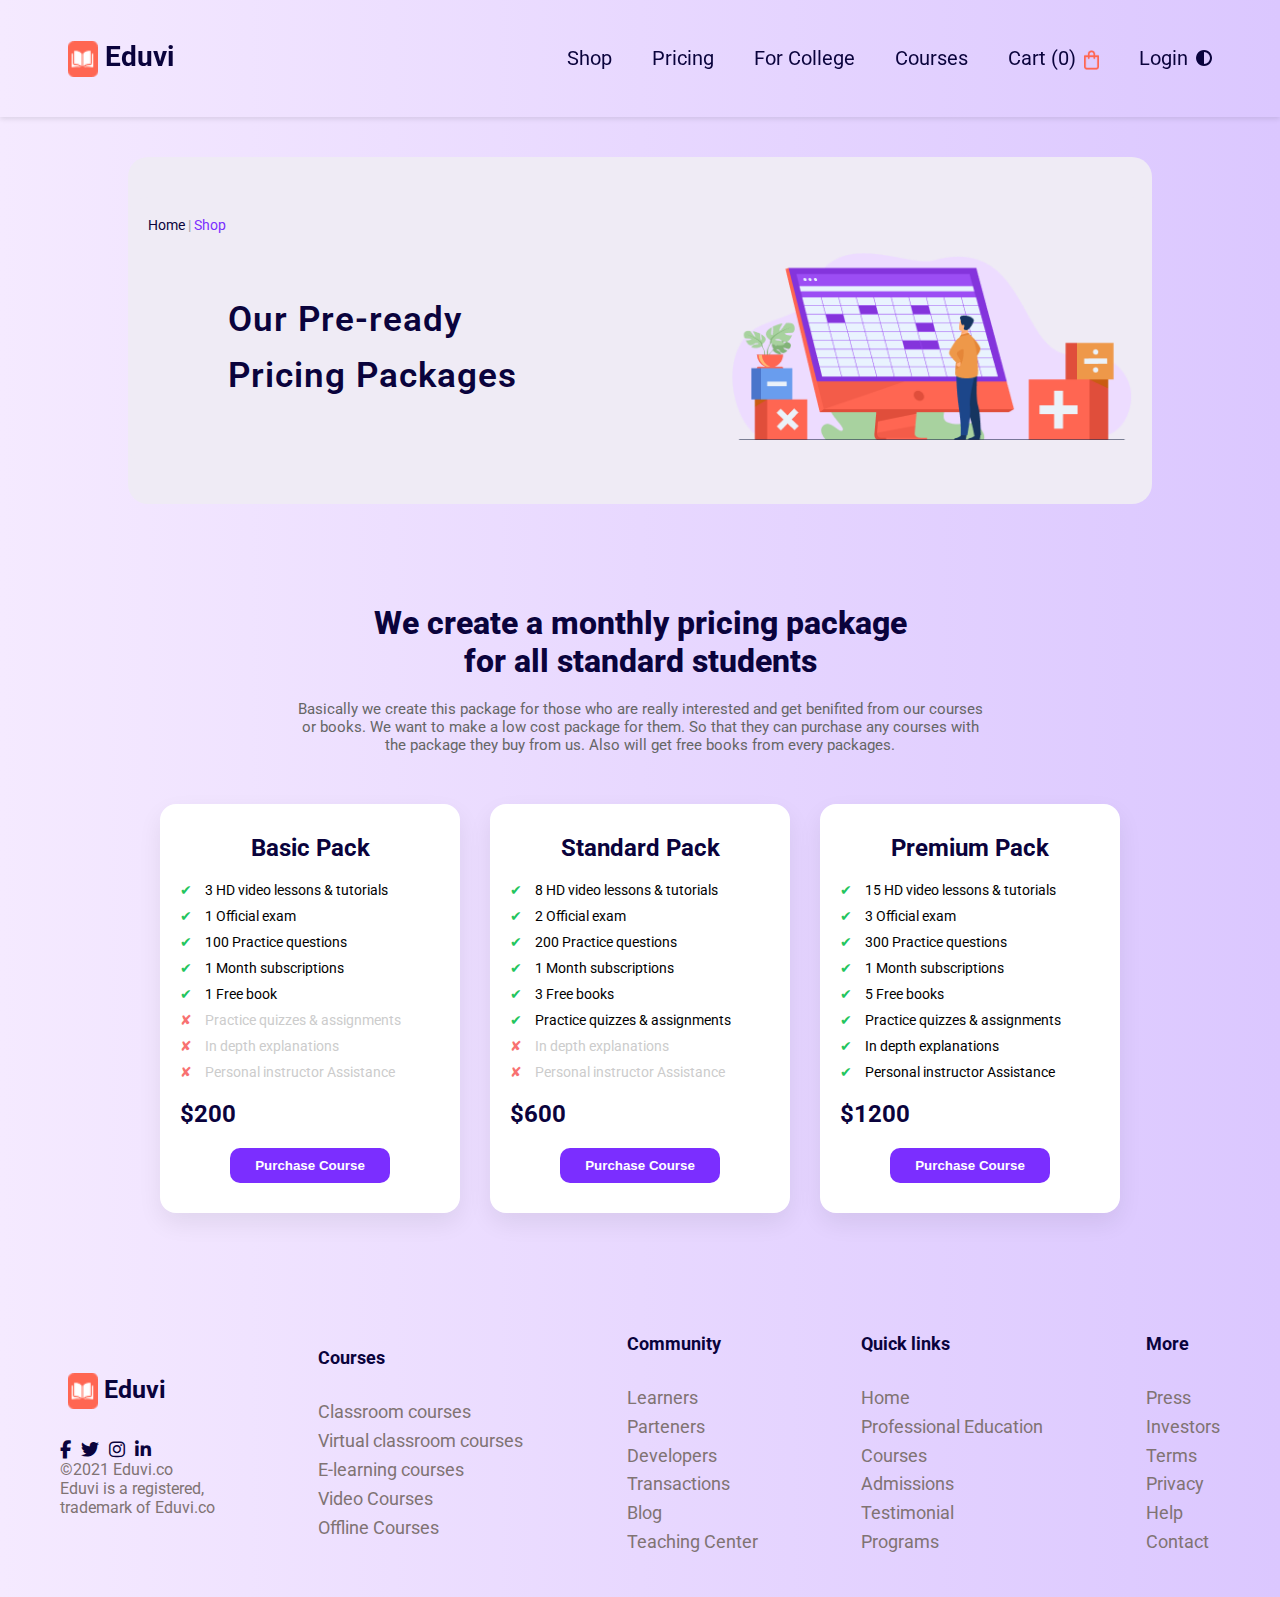
<file: pricing.html>
<!DOCTYPE html>
<html lang="en">
  <head>
    <meta charset="UTF-8" />
    <meta name="viewport" content="width=device-width, initial-scale=1.0" />
    <link rel="stylesheet" href="assets/styles/header.css" />
    <link rel="stylesheet" href="assets/styles/pricing.css" />
    <link rel="stylesheet" href="assets/styles/footer.css" />
    <link rel="stylesheet" href="https://cdnjs.cloudflare.com/ajax/libs/font-awesome/6.7.2/css/all.min.css" />
    <title>Vidhalaya</title>
  </head>
  <body>
   <header>
      <div class="container">
        <div class="logo">
          <a href="index.html">
            <img src="assets/icons/icon (7).webp" alt="" class="icon-log" />
            Eduvi
          </a>
        </div>
        <nav>
          <label for="menu-toggle" id="menu-icon">
            <i class="fas fa-bars"></i>
          </label>
          <input type="checkbox" id="menu-toggle" hidden />
          <ul id="nav-menu">
            <li><a href="shop.html">Shop</a></li>
            <li>
              <a href="pricing.html"> Pricing</a>
            </li>
            <li>
              <a href="teacher.html">For College </a>
            </li>
            <li>
              <a href="courses.html">Courses</a>
            </li>
            <li>
              <a href="#"> <span id="cart-count">Cart (0)</span><img src="assets/icons/Vector.webp" class="icon-vector" /></a>
            </li>
            <li>
              <a href="login.html">Login</a>
            </li>
          </ul>
          <a href="#" id="toggle-theme"><i class="fa-solid fa-circle-half-stroke"></i></a>
        </nav>
      </div>
    </header>
    <main>
      <section class="book-shop">
        <div class="container book-shop">
          <div class="breadcrumbs"><a href="index.html" >Home </a>| <span>Shop</span></div>
          <div class="book-shop-content">
            <div class="text-content">
              <h2 class="heading">
                Our Pre-ready<br />
                Pricing Packages
              </h2>
            </div>
            <div class="image">
              <img src="assets/images/Group (5).webp" alt="Books on Shelf" />
            </div>
          </div>
        </div>
      </section>
      <section class="pricing">
        <div class="container">
          <h1>
            We create a monthly pricing package<br />
            for all standard students
          </h1>
          <p class="description">
            Basically we create this package for those who are really interested and get benifited from our courses or books. We want to make a low cost package for them. So that they can purchase any
            courses with the package they buy from us. Also will get free books from every packages.
          </p>
          <div class="cards">
            <div class="card">
              <h2>Basic Pack</h2>
              <ul>
                <li>3 HD video lessons & tutorials</li>
                <li>1 Official exam</li>
                <li>100 Practice questions</li>
                <li>1 Month subscriptions</li>
                <li>1 Free book</li>
                <li class="unavailable">Practice quizzes & assignments</li>
                <li class="unavailable">In depth explanations</li>
                <li class="unavailable">Personal instructor Assistance</li>
              </ul>
              <div class="price">$200</div>
              <button class="btn" onclick="'/teacher.html'">Purchase Course</button>
            </div>

            <div class="card">
              <h2>Standard Pack</h2>
              <ul>
                <li>8 HD video lessons & tutorials</li>
                <li>2 Official exam</li>
                <li>200 Practice questions</li>
                <li>1 Month subscriptions</li>
                <li>3 Free books</li>
                <li>Practice quizzes & assignments</li>
                <li class="unavailable">In depth explanations</li>
                <li class="unavailable">Personal instructor Assistance</li>
              </ul>
              <div class="price">$600</div>
              <button class="btn" onclick="window.location.href='/teacher.html'">Purchase Course</button>
            </div>

            <div class="card">
              <h2>Premium Pack</h2>
              <ul>
                <li>15 HD video lessons & tutorials</li>
                <li>3 Official exam</li>
                <li>300 Practice questions</li>
                <li>1 Month subscriptions</li>
                <li>5 Free books</li>
                <li>Practice quizzes & assignments</li>
                <li>In depth explanations</li>
                <li>Personal instructor Assistance</li>
              </ul>
              <div class="price">$1200</div>
              <button class="btn" onclick="window.location.href='/teacher.html'">Purchase Course</button>
            </div>
          </div>
        </div>
      </section>
    </main>
    <footer>
      <div class="container">
        <div class="footer-content">
          <div class="footer-bottom">
            <div class="logo">
              <a href="#">
                <img src="assets/icons/icon (7).webp" alt="" class="icon-log" />
                Eduvi
              </a>
            </div>
            <div class="social-icons">
              <a href="#"><i class="fab fa-facebook-f"></i></a>
              <a href="#"><i class="fab fa-twitter"></i></a>
              <a href="#"><i class="fab fa-instagram instagram"></i></a>
              <a href="#" aria-label="LinkedIn"><i class="fab fa-linkedin-in"></i></a>
            </div>
            <p class="Eduvi-footer">©2021 Eduvi.co</p>
            <p class="trademark">
              Eduvi is a registered,<br />
              trademark of Eduvi.co
            </p>
          </div>
          <div class="footer-section">
            <h2>Courses</h2>
            <ul>
              <li><a href="#">Classroom courses</a></li>
              <li><a href="#">Virtual classroom courses</a></li>
              <li><a href="#">E-learning courses</a></li>
              <li><a href="#">Video Courses</a></li>
              <li><a href="#">Offline Courses</a></li>
            </ul>
          </div>

          <div class="footer-section">
            <h2>Community</h2>
            <ul>
              <li><a href="#">Learners</a></li>
              <li><a href="#">Parteners</a></li>
              <li><a href="#">Developers</a></li>
              <li><a href="#">Transactions</a></li>
              <li><a href="#">Blog</a></li>
              <li><a href="#">Teaching Center</a></li>
            </ul>
          </div>

          <div class="footer-section">
            <h2>Quick links</h2>
            <ul>
              <li><a href="#">Home</a></li>
              <li><a href="#">Professional Education</a></li>
              <li><a href="#">Courses</a></li>
              <li><a href="#">Admissions</a></li>
              <li><a href="#">Testimonial</a></li>
              <li><a href="#">Programs</a></li>
            </ul>
          </div>

          <div class="footer-section">
            <h2>More</h2>
            <ul>
              <li><a href="#">Press</a></li>
              <li><a href="#">Investors</a></li>
              <li><a href="#">Terms</a></li>
              <li><a href="#">Privacy</a></li>
              <li><a href="#">Help</a></li>
              <li><a href="#">Contact</a></li>
            </ul>
          </div>
        </div>
      </div>
    </footer>
    <script src="assets/scripts/Courses/main.js"></script>
  </body>
</html>
</file>
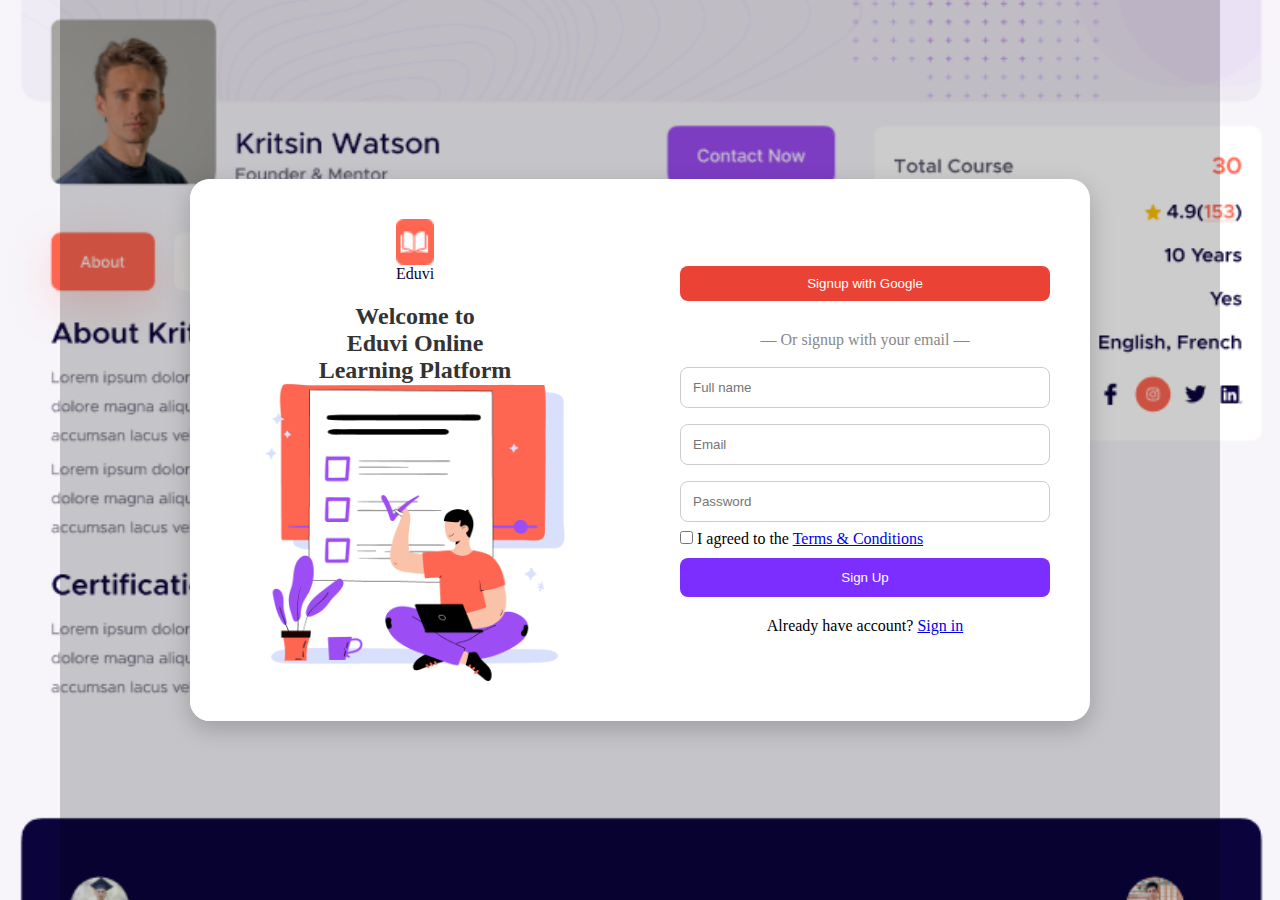
<file: sign_up.html>
<!DOCTYPE html>
<html lang="en">
  <head>
    <meta charset="UTF-8" />
    <meta name="viewport" content="width=device-width, initial-scale=1.0" />
    <link rel="stylesheet" href="assets/styles/sigin_up.css" />

    <title>Document</title>
  </head>
  <body>
    <main>
      <section class="sigin-up">
        <div class="container">
          <div class="overlay">
            <div class="signup-container">
              <div class="left">
                <a href="#">
                  <img src="assets/icons/icon (7).webp" alt="" class="icon-log" />
                  Eduvi
                </a>
                <h2>
                  Welcome to<br />Eduvi Online<br />
                  Learning Platform
                </h2>
                <img src="assets/images/Group (2).webp" alt="Illustration" />
              </div>
              <div class="right">
                <button class="google-btn">Signup with Google</button>
                <p class="or">— Or signup with your email —</p>
                <form>
                  <input type="text" placeholder="Full name" />
                  <input type="email" placeholder="Email" />
                  <input type="password" placeholder="Password" />
                  <label><input type="checkbox" /> I agreed to the <a href="#">Terms & Conditions</a></label>
                  <button type="submit" class="signup-btn">Sign Up</button>
                </form>
                <p class="signin-text">Already have account? <a href="login.html">Sign in</a></p>
              </div>
            </div>
          </div>
        </div>
      </section>
    </main>
    <script src="assets/scripts/Courses/courses-dispaly.js"></script>
  </body>
</html>
</file>
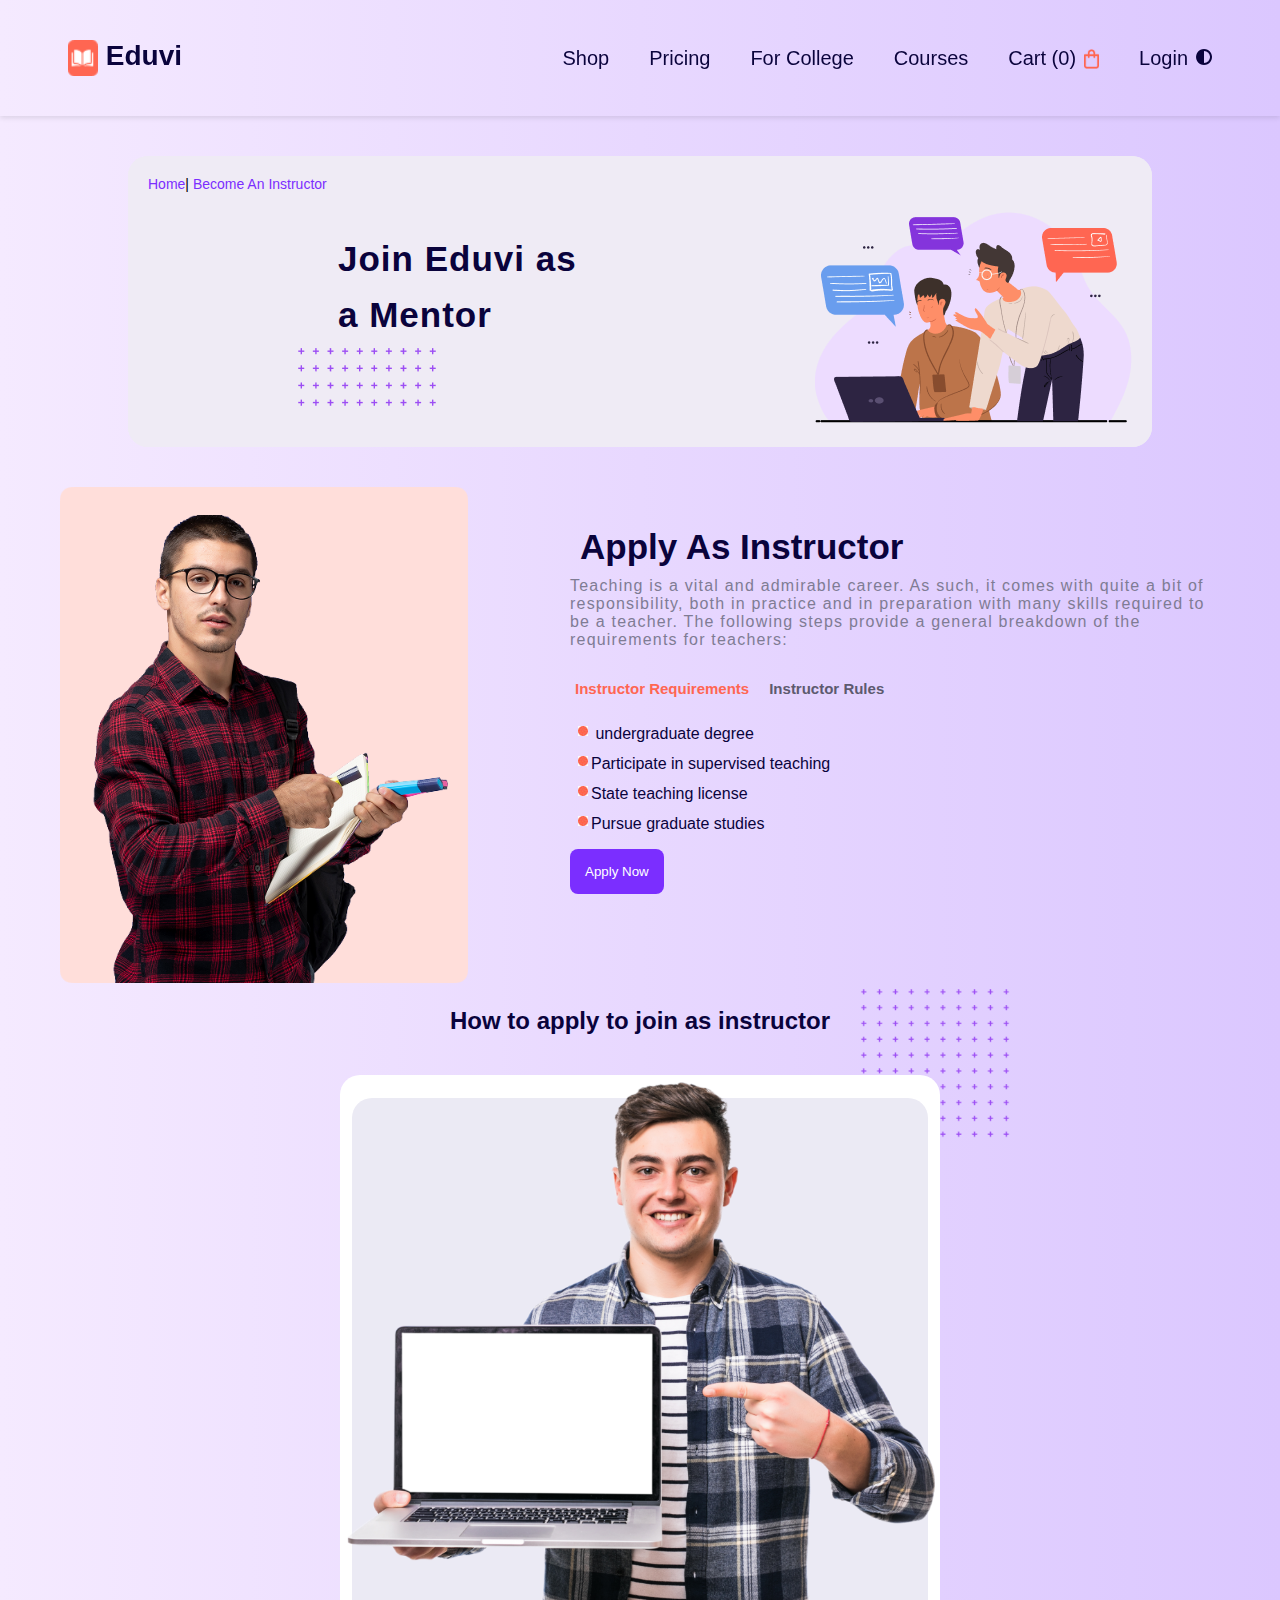
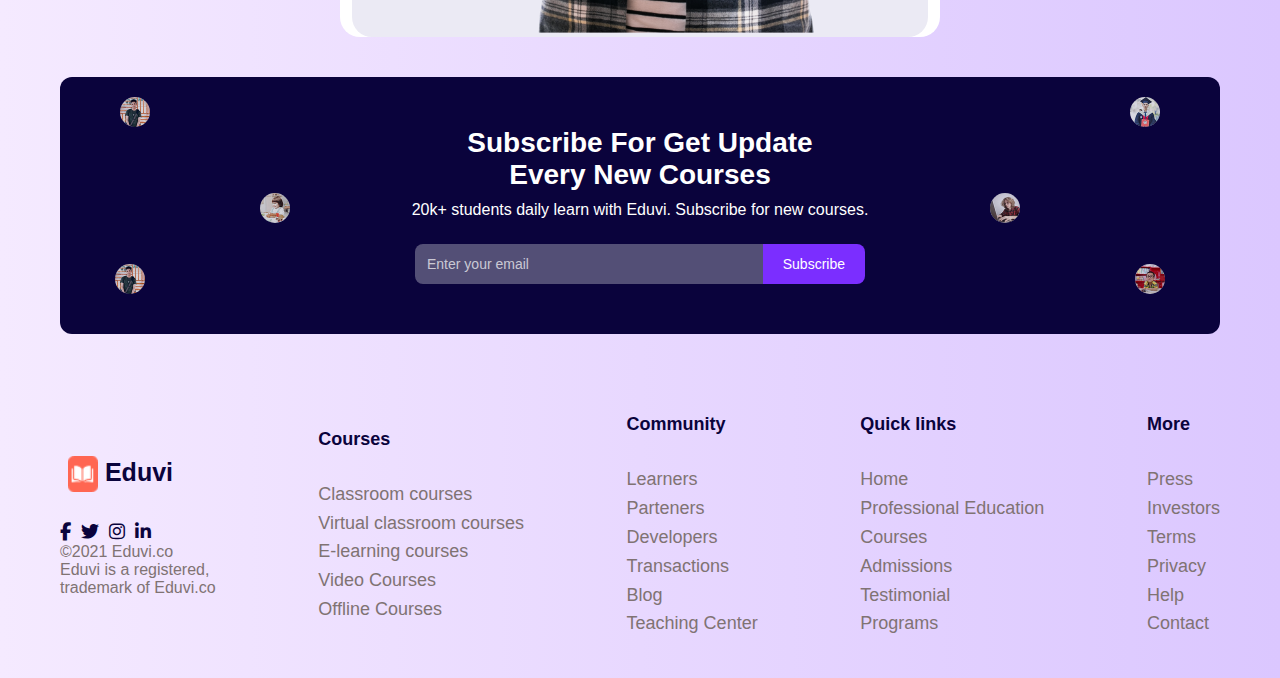
<file: teacher.html>
<!DOCTYPE html>
<html lang="en">
  <head>
    <meta charset="UTF-8" />
    <meta name="viewport" content="width=device-width, initial-scale=1.0" />
    <link rel="stylesheet" href="assets/styles/header.css" />
    <link rel="stylesheet" href="assets/styles/teacher.css" />
    <link rel="stylesheet" href="assets/styles/footer.css" />
    <link rel="stylesheet" href="https://cdnjs.cloudflare.com/ajax/libs/font-awesome/6.7.2/css/all.min.css" />
    <title>Vidhalaya</title>
  </head>
  <body>
   <header>
      <div class="container">
        <div class="logo">
          <a href="index.html">
            <img src="assets/icons/icon (7).webp" alt="" class="icon-log" />
            Eduvi
          </a>
        </div>
        <nav>
          <label for="menu-toggle" id="menu-icon">
            <i class="fas fa-bars"></i>
          </label>
          <input type="checkbox" id="menu-toggle" hidden />
          <ul id="nav-menu">
            <li><a href="shop.html">Shop</a></li>
            <li>
              <a href="pricing.html"> Pricing</a>
            </li>
            <li>
              <a href="teacher.html">For College </a>
            </li>
            <li>
              <a href="courses.html">Courses</a>
            </li>
            <li>
              <a href="#"> <span id="cart-count">Cart (0)</span><img src="assets/icons/Vector.webp" class="icon-vector" /></a>
            </li>
            <li>
              <a href="login.html">Login</a>
            </li>
          </ul>
          <a href="#" id="toggle-theme"><i class="fa-solid fa-circle-half-stroke"></i></a>
        </nav>
      </div>
    </header>
    <main>
     <section class="book-shop">
        <div class="container book-shop">
          <div class="breadcrumbs"> <a href="index.html" >Home</a>| <span>Become An Instructor</span></div>
          <div class="book-shop-content">
            <div class="text-content">
              <h2 class="heading">
                Join Eduvi as<br />
                a Mentor
              </h2>
              <img src="assets/images/Pattern (2).webp" class="Rating-Stars" alt="Rating Stars" />
            </div>
            <div class="image">
              <img src="assets/images/OBJECTS.webp" alt="Books on Shelf" />
            </div>
          </div>
        </div>
      </section> 
      <section class="instructor-requirements">
        <div class="container contact">
          <div class="image-section">
            <img src="assets/images/Image (22).webp" alt="Instructor Image" />
          </div>
          <div class="content-section">
            <h1>Apply As Instructor</h1>
            <p>
              Teaching is a vital and admirable career. As such, it comes with quite a bit of<br />
              responsibility, both in practice and in preparation with many skills required to<br />
              be a teacher. The following steps provide a general breakdown of the<br />
              requirements for teachers:
            </p>
            <div class="requirements">
              <h3>Instructor Requirements<span>Instructor Rules</span></h3>
              <ul>
                <li><img src="assets/images/Ellipse 172.webp" /> undergraduate degree</li>
                <li><img src="assets/images/Ellipse 172.webp" />Participate in supervised teaching</li>
                <li><img src="assets/images/Ellipse 172.webp" />State teaching license</li>
                <li><img src="assets/images/Ellipse 172.webp" />Pursue graduate studies</li>
              </ul>
            </div>
            <button class="btn" onclick="window.location.href='/mentors.html'">Apply Now</button>
          </div>
        </div>
      </section>
      <section class="apply-section">
        <div class="container">
          <h2 class="section-title">How to apply to join as instructor</h2>
          <div class="content-wrapper">
            <div class="image-container">
              <img src="assets/images/star p.webp" alt="stars background" class="stars-bg" />
              <div class="background grey-bg"></div>
              <div class="background white-bg"></div>
              <img src="assets/images/young-blackhaired-man-demonstrating-something-bright-laptop 1.webp" alt="Instructor with laptop" class="main-image" />
            </div>
          </div>
        </div>
      </section>
      <section class="newsletter-section">
        <div class="container">
          <div class="newsletter-box">
            <img src="assets/images/Ellipse 166 (1).webp" class="user-img user-top-left" alt="" />
            <img src="assets/images/Ellipse 166 (2).webp" class="user-img user-mid-left" alt="" />
            <img src="assets/images/Ellipse 166.webp" class="user-img user-bottom-left" alt="" />
            <img src="assets/images/Ellipse 168 (1).webp" class="user-img user-top-right" alt="" />
            <img src="assets/images/Ellipse 167.webp" class="user-img user-mid-right" alt="" />
            <img src="assets/images/Ellipse 168.webp" class="user-img user-bottom-right" alt="" />
            <div class="newsletter-content">
              <h2>
                Subscribe For Get Update <br />
                Every New Courses
              </h2>
              <p>20k+ students daily learn with Eduvi. Subscribe for new courses.</p>
              <form class="subscribe-form">
                <input type="email" placeholder="Enter your email" required />
                <button type="submit">Subscribe</button>
              </form>
            </div>
          </div>
        </div>
      </section>
    </main>
    <footer>
      <div class="container">
        <div class="footer-content">
          <div class="footer-bottom">
            <div class="logo">
              <a href="#">
                <img src="assets/icons/icon (7).webp" alt="" class="icon-log" />
                Eduvi
              </a>
            </div>
            <div class="social-icons">
              <a href="#"><i class="fab fa-facebook-f"></i></a>
              <a href="#"><i class="fab fa-twitter"></i></a>
              <a href="#"><i class="fab fa-instagram instagram"></i></a>
              <a href="#" aria-label="LinkedIn"><i class="fab fa-linkedin-in"></i></a>
            </div>
            <p class="Eduvi-footer">©2021 Eduvi.co</p>
            <p class="trademark">
              Eduvi is a registered,<br />
              trademark of Eduvi.co
            </p>
          </div>
          <div class="footer-section">
            <h2>Courses</h2>
            <ul>
              <li><a href="#">Classroom courses</a></li>
              <li><a href="#">Virtual classroom courses</a></li>
              <li><a href="#">E-learning courses</a></li>
              <li><a href="#">Video Courses</a></li>
              <li><a href="#">Offline Courses</a></li>
            </ul>
          </div>

          <div class="footer-section">
            <h2>Community</h2>
            <ul>
              <li><a href="#">Learners</a></li>
              <li><a href="#">Parteners</a></li>
              <li><a href="#">Developers</a></li>
              <li><a href="#">Transactions</a></li>
              <li><a href="#">Blog</a></li>
              <li><a href="#">Teaching Center</a></li>
            </ul>
          </div>

          <div class="footer-section">
            <h2>Quick links</h2>
            <ul>
              <li><a href="#">Home</a></li>
              <li><a href="#">Professional Education</a></li>
              <li><a href="#">Courses</a></li>
              <li><a href="#">Admissions</a></li>
              <li><a href="#">Testimonial</a></li>
              <li><a href="#">Programs</a></li>
            </ul>
          </div>

          <div class="footer-section">
            <h2>More</h2>
            <ul>
              <li><a href="#">Press</a></li>
              <li><a href="#">Investors</a></li>
              <li><a href="#">Terms</a></li>
              <li><a href="#">Privacy</a></li>
              <li><a href="#">Help</a></li>
              <li><a href="#">Contact</a></li>
            </ul>
          </div>
        </div>
      </div>
    </footer>
    <script src="assets/scripts/Courses/main.js"></script>
  </body>
</html>
</file>
<file: assets/styles/header.css>
* {
  margin: 0;
  padding: 0;
  box-sizing: border-box;
}

:root {
  --primary-color: #0a033c;
  --background-image: linear-gradient(to right, #f5eaff, #e8d8ff, #dbc7ff);
  --white: #ffffff;
  --btn-color: #7b2eff;
  --link-shadow: rgb(214, 208, 208);
}

body.dark-theme {
  --primary-color: #d07efde5;
  --background-image: linear-gradient(to right, #3c2a66, #2a1b47, #141020);
  --white: #e1e1e1;
  --btn-color: #4b2e83;
  --link-shadow: rgba(50, 50, 50, 0.6);
}

body {
  font-family: "Roboto", sans-serif;
  background: var(--background-image);
}

html {
  scroll-behavior: smooth;
}

a {
  text-decoration: none;
  color: var(--primary-color);
}

body.dark-theme a {
  color: var(--white);
}

li {
  list-style: none;
}

img {
  max-width: 100%;
}

.container {
  padding: 0 15px;
  margin: auto;
}

@media (min-width: 768px) {
  .container {
    width: 750px;
  }
}
@media (min-width: 992px) {
  .container {
    width: 970px;
  }
}
@media (min-width: 1200px) {
  .container {
    width: 1190px;
  }
}
.icon,
.icon-vector,
.icon-log {
  height: auto;
  cursor: pointer;
  margin-left: 8px;
  vertical-align: middle;
}

.icon {
  width: 18px;
}
.icon-vector {
  width: 15px;
}
.icon-log {
  width: 30px;
}

header {
  position: sticky;
  top: 0;
  padding: 20px 0;
  z-index: 999;
  background-image: var(--background-image);
  backdrop-filter: blur(6px);
  box-shadow: 0 2px 5px rgba(0, 0, 0, 0.1);
}

body.dark-theme header {
  background-image: var(--background-image);
}

header .container {
  display: flex;
  align-items: center;
  justify-content: space-between;
}

header .logo {
  font-size: 28px;
  font-weight: 700;

  color: var(--primary-color);
}

body.dark-theme header .logo {
  color: var(--white);
}

header nav {
  display: flex;
  align-items: center;
  position: relative;
}

header nav ul {
  font-size: 20px;
  display: flex;
  align-items: center;
  gap: 40px;
}

header nav ul li a {
  transition: color 0.3s ease;
}

#menu-icon i {
  font-size: 22px;
  color: var(--primary-color);
  cursor: pointer;
  display: none;
  transition: transform 0.3s ease;
}

body.dark-theme #menu-icon i {
  color: var(--white);
}

header a i {
  padding: 0 8px;
}

@media (max-width: 991px) {
  header nav ul {
    position: fixed;
    top: 50px;
    right: 0;
    height: 100vh;
    width: 100%;
    background: var(--background-image);
    flex-direction: column;
    display: none;
    padding-top: 50px;
    z-index: 1000;
    text-align: center;
    transition: all 0.3s ease;
  }

  header nav ul.open {
    display: flex;
  }

  header nav ul li a {
    display: block;
    padding: 5px;
    font-size: 18px;
  }

  #menu-icon i {
    display: block;
  }
}
</file>
<file: assets/styles/footer.css>
* {
  margin: 0;
  padding: 0;
  box-sizing: border-box;
}
:root {
  --primary-color: #0a033c;
  --background-image: linear-gradient(to right, #f5eaff, #e8d8ff, #dbc7ff);
  --white: #ffffff;
  --btn-color: #7b2eff;
}

body.dark-theme {
  --primary-color: #d07efde5;
  --background-image: linear-gradient(to right, #3c2a66, #2a1b47, #141020);
  --white: #e1e1e1;
  --btn-color: #4b2e83;
}

html {
  scroll-behavior: smooth;
}

body {
  background: var(--background-image);
}

.container {
  padding: 0 15px;
  margin: auto;
}

@media (min-width: 768px) {
  .container {
    width: 750px;
  }
}

@media (min-width: 992px) {
  .container {
    width: 970px;
  }
}

@media (min-width: 1200px) {
  .container {
    width: 1190px;
  }
}
footer {
  padding: 40px 0;
}

.logo {
  display: flex;
  /* align-items: start;
  text-align: start; */
  /* justify-content: space-between; */
  font-size: 25px;
  font-weight: bold;
    padding: 20px 0 ;
}

.social-icons {
  display: flex;
  gap: 10px;
}

.social-icons a {
  color: var(--primary-color);
  font-size: 18px;
  padding-top: 10px;
}

.social-icons a:hover {
  color: #ff6652;
}
.Eduvi-footer,.trademark{
  color: #807373;
}


.footer-content {
  display: flex;
  flex-wrap: wrap;
  align-items: center;
  justify-content: space-between;
}

.footer-section h2 {
  color: var(--primary-color);
  font-size: 18px;
  margin-bottom: 10px;
  padding: 20px 0;



}

.footer-section ul li a {
  color: #807373;
  font-size: 18px;
  line-height: 1.6;

}

.footer-section ul li a:hover {
  color: #ff6652;
}

@media (max-width: 992px) {

  .footer-content {
    display: flex;
    flex-wrap: wrap;
    text-align: start;
    align-items: start;
    gap: 10px;
    flex-direction: column;
  }
}
</file>
<file: assets/styles/main.css>
@import url("https://fonts.googleapis.com/css2?family=Roboto:ital,wght@0,100..900;1,100..900&display=swap");

* {
  margin: 0;
  padding: 0;
  box-sizing: border-box;
}

:root {
  --primary-color: #0a033c;
  --background-color: linear-gradient(to right, #f5eaff, #e8d8ff, #dbc7ff);
  --white: #ffffff;
  --btn-color: #7b2eff;
}

body.dark-theme {
  --primary-color: #380176;
  --background-color: linear-gradient(to right, #c79bef #8a4be2, #4915a9);
  --white: #000000;
  --btn-color: #230655;
}

html {
  scroll-behavior: smooth;
}

body {
  background: linear-gradient(to right, #f5f0f9, #eee5fe, #e5dcfc);
}

.container {
  padding: 0 15px;
  margin: auto;
}

@media (min-width: 768px) {
  .container {
    width: 750px;
  }
}

@media (min-width: 992px) {
  .container {
    width: 970px;
  }
}

@media (min-width: 1200px) {
  .container {
    width: 1190px;
  }
}

.hero .container {
  display: flex;
  flex-wrap: wrap;
  align-items: center;
  justify-content: center;
}

.hero-text {
  margin-bottom: 20px;
}

.hero-text .tagline {
  background-color: var(--white);
  color: #ff5c5c;
  padding: 5px 12px;
  border-radius: 8px;
  font-weight: bold;
  font-size: 14px;
  display: inline-block;
  margin-bottom: 20px;
}

.hero-text h1,
.section h1 {
  font-size: 38px;
  color: var(--primary-color, #0a033c);
  margin-bottom: 20px;
}

.hero-text p {
  color: #555;
  font-size: 6px;
  margin-bottom: 25px;
  font-size: 11px;
}

.search-box {
  display: flex;
  background-color: var(--white);
  padding: 7px 2px;
  border-radius: 10px;
  width: fit-content;
}

.icon-search {
  width: 13px;
}

.search-box select,
.search-box input {
  border: none;
  outline: none;
  padding-top: 3px;
  font-size: 8px;
}

.search-box button {
  background-color: #7b2eff;
  color: white;
  padding: 5px;
  border: none;
  border-radius: 6px;
  cursor: pointer;
}

.hero-image {
  position: relative;

  text-align: center;
  width: fit-content;
  height: auto;
}
.Kid-student {
  background-image: url(/assets/images/background.png);
  border-radius: 30px;
}

.hero-image img {
  max-width: 60%;
}

.icons {
  position: absolute;
  width: 30px;
  height: auto;
  border-radius: 8px;
}

.icon1 {
  top: 2%;
  left: 0%;
}

.icon2 {
  top: 10%;
  right: 22%;
}

.icon3 {
  bottom: 35%;
  left: 16%;
}

.icon4 {
  bottom: 10%;
  right: 17%;
}
.about {
  text-align: center;
  position: relative;
  padding: 2rem;

  border-radius: 1rem;
  overflow: hidden;
}
.about::after {
  content: "";
  position: absolute;
  top: 35%;
  right: 15%;
  transform: translateY(-50%);
  width: 150px;
  height: 150px;
  background-image: url(/assets/images/Pattern.png);
  background-size: cover;
  background-repeat: no-repeat;
  z-index: 0;
}

.about p {
  font-size: 1rem;
  color: #6b7280;
  max-width: 600px;
  margin: auto auto 1.5rem;
  z-index: 1;
  position: relative;
}
.about button {
  background-color: var(--btn-color);
  color: var(--white);
  border: none;
  padding: 0.7rem 1.5rem;
  border-radius: 0.5rem;
  font-size: 1rem;
  cursor: pointer;
  margin-bottom: 2rem;
  z-index: 1;
  position: relative;
}
.video-wrapper {
  position: relative;
  background: var(--white);
  border-radius: 1rem;
  overflow: hidden;
  max-width: 70%;
  box-shadow: 0 0 20px rgba(0, 0, 0, 0.05);
  margin: auto;
  padding: 1rem;
  z-index: 1;
}

.video {
  width: 100%;
  height: auto;
  display: block;
}
.mini-video {
  position: absolute;
  bottom: 2rem;
  left: 2rem;
  width: 100px;
  border: 5px solid white;
  border-radius: 0.5rem;
  overflow: hidden;
}
.call-controls {
  position: absolute;
  bottom: 1.5rem;
  left: 50%;
  transform: translateX(-50%);
  display: flex;
  gap: 1rem;
}
.call-controls {
  width: 40px;
  height: 40px;
  border-radius: 50%;
  display: flex;
  justify-content: center;
  align-items: center;
}

.counter-wrapper {
  display: flex;
  justify-content: center;
  gap: 10px;
  margin-top: 2rem;
  flex-wrap: wrap;
  z-index: 1;
  position: relative;
}
.counter-box {
  background: var(--white);
  padding: 10px;
  border-radius: 5px;
}
.counter-box img {
  width: 20px;
  height: auto;
}

@media (max-width: 992px) {
  .about h1,
  .hero-text h1,
  .promo-section h1 {
    font-size: 1.5rem;
  }
  .mini-video,
  .call-controls,
  .promo-icon,
  .user-img {
    display: none;
  }

  .about::after {
    display: none;
  }
  .search-box {
    padding: 2px;
  }
}

.lessons-section {
  text-align: center;
}

.header h2 {
  font-size: 2rem;
  font-weight: bold;
}

.header p {
  color: #777;
  max-width: 600px;
  margin: 0 auto 1.5rem;
}

.tabs {
  margin-bottom: 2rem;
}

.tabs button {
  margin: 0 0.5rem;
  width: 152px;
  height: 69px;
  border: none;
  border-radius: 5px;
  cursor: pointer;
}
button {
  background-color: var(--background-color);
}
.tabs .active {
  background: #ff715b;
  color: white;
}

.cards-container {
  display: grid;
  grid-template-columns: repeat(auto-fit, minmax(250px, 1fr));
  gap: 1.5rem;
  margin-bottom: 2rem;
}
@media (max-width: 768px) {
  .card {
    width: 80%;
    margin: 0 auto;
  }
}
.card {
  display: flex;
  justify-content: space-between;
  flex-direction: column;
  text-align: center;
  width: 250px;
  height: 300px;
  background-color: var(--white);
  border-radius: 15px;
  box-shadow: 0 4px 12px rgba(0, 0, 0, 0.05);
  padding: 1.5rem;
}

.card img {
  width: 40px;
  height: 40px;
  display: block;
  margin: 0 auto 1rem auto;
  object-fit: cover;
}

.card h3 {
  margin: 1rem 0 0.5rem;
}

.card p {
  color: #555;
  font-size: 0.9rem;
}

.card .btn {
  display: inline-block;
  margin-top: 1rem;

  border: 2px solid var(--btn-color);
  color: var(--btn-color);
  padding: 10px;
  border-radius: 6px;
  text-decoration: none;
}

.card .btn:hover {
  background-color: var(--btn-color);
  color: var(--white);
}
.more-btn .btn-purple {
  background: var(--btn-color);
  color: var(--white);
  padding: 0.6rem 1.2rem;
  border-radius: 8px;
  text-decoration: none;
}

.promo-section {
  padding: 60px 0;
}

.promo-box {
  padding: 40px;
  border-radius: 16px;
  background: var(--white);
  box-shadow: 0 0 30px rgba(0, 0, 0, 0.05);
}

.promo-wrapper {
  display: flex;
  justify-content: space-around;
  align-items: center;
  flex-wrap: wrap;
  gap: 10px;
}

.text-area {
  max-width: 500px;
}

.level {
  display: inline-block;
  padding: 6px 12px;
  margin-bottom: 16px;
  border-radius: 6px;
  font-size: 14px;
  font-weight: bold;
  background: #dccefb;
  color: #8260cb;
}

h1 {
  font-size: 28px;
  font-weight: 700;
  margin-bottom: 20px;
  color: var(--primary-color);
  line-height: 1.4;
}

p {
  font-size: 14px;
  color: #4a5568;
  margin-bottom: 20px;
}

.register-btn {
  background-color: var(--btn-color);
  color: white;
  padding: 12px 24px;
  border: none;
  border-radius: 8px;
  cursor: pointer;
  font-weight: bold;
  font-size: 14px;
}

.image-area {
  position: relative;
  width: 100%;
  max-width: 500px;
}

.main-img {
  width: 100%;
  border-radius: 10px;
}

.promo-icon {
  position: absolute;
  width: 50px;
  height: 50px;
}

.promo-icon.html {
  top: 30%;
  left: 10%;
}

.promo-icon.php {
  top: 5%;
  right: 10%;
}

.promo-icon.java {
  top: 0;
  right: 35%;
}

.mentor-section {
  padding: 50px 0;
}

.mentor-content {
  display: flex;
  align-items: center;
  justify-content: center;
  gap: 50px;
  flex-wrap: wrap;
}

.image-container {
  width: 300px;
  height: 300px;
}

.image-container img {
  width: 100%;
  height: 100%;
  object-fit: cover;
}

.text-content {
  max-width: 500px;
}

.text-content h2 {
  font-size: 32px;
  color: var(--primary-color);
  margin-bottom: 20px;
}

.text-content p {
  color: #6e6b8d;
  margin-bottom: 30px;
}

.text-content .btn {
  padding: 10px 20px;
  background-color: var(--btn-color);
  color: var(--white);
  border: none;
  border-radius: 8px;
  cursor: pointer;
  font-weight: bold;
  text-decoration: none;
}
.newsletter-box {
  background-color: var(--primary-color);
  border-radius: 12px;
  padding: 50px 30px;
  color: var(--white);
  position: relative;
  text-align: center;
  overflow: hidden;
  margin: auto;
}

.newsletter-content h2 {
  font-size: 28px;
  margin-bottom: 10px;
}

.newsletter-content p {
  font-size: 16px;
  margin-bottom: 25px;
}

.subscribe-form {
  display: flex;
  justify-content: center;
  align-items: center;
  flex-wrap: wrap;
  max-width: 450px;
  margin: auto;
  border-radius: 8px;
  overflow: hidden;
}

.subscribe-form input {
  flex: 1;
  padding: 12px;
  width: 350px;
  border: none;
  font-size: 14px;
  outline: none;
  background: rgba(255, 255, 255, 0.3);
  color: var(--white);
}

.subscribe-form input::placeholder {
  color: rgba(255, 255, 255, 0.7);
}

.subscribe-form button {
  background-color: var(--btn-color);
  color: var(--white);
  padding: 12px 20px;
  border: none;
  font-size: 14px;
  cursor: pointer;
  height: 100%;
}

.user-img {
  width: 30px;
  height: 30px;
  border-radius: 50%;
  position: absolute;
  object-fit: cover;
  z-index: 1;
  opacity: 0.85;
}

.user-top-left {
  top: 65px;
  left: 30px;
}
.user-top-right {
  top: 65px;
  right: 30px;
}
.user-mid-left {
  top: 50%;
  left: 80px;
}
.user-mid-right {
  top: 50%;
  right: 80px;
}
.user-bottom-left {
  bottom: 65px;
  left: 30px;
}
.user-bottom-right {
  bottom: 65px;
  right: 15px;
}
footer {
  padding: 50px 0 20px;
}

.logo {
  font-size: 24px;
  font-weight: bold;
}

.social-icons {
  display: flex;
  gap: 10px;
}

.social-icons a {
  color: var(--primary-color);
  font-size: 20px;
  padding-top: 10px;
}

.social-icons a:hover {
  color: #4a6bff;
}

.footer-content {
  display: flex;
  flex-wrap: wrap;
  justify-content: space-between;
}

.footer-section {
  flex: 1;
  margin-bottom: 30px;
  padding: 0px 80px;
}

.footer-section h2 {
  color: var(--primary-color);
  font-size: 18px;
  margin-bottom: 20px;
  font-weight: 600;
}

.footer-section ul li {
  margin-bottom: 10px;
}

.footer-section ul li a {
  color: #5d5a6f;
  font-size: 14px;
  line-height: 1.6;
}

.footer-section ul li a:hover {
  color: var(--btn-color);
}
.Eduvi {
  padding-top: 60px;

  color: #5d5a6f;
}
.instagram {
  color: #ff6652;
}
</file>
<file: assets/styles/details.css>
@import url("https://fonts.googleapis.com/css2?family=Montserrat:ital,wght@0,100..900;1,100..900&family=Roboto:ital,wght@0,100..900;1,100..900&display=swap");

* {
  margin: 0;
  padding: 0;
  box-sizing: border-box;
}
:root {
  --primary-color: #0a033c;
  --background-image: linear-gradient(to right, #f5eaff, #e8d8ff, #dbc7ff);
  --white: #ffffff;
  --btn-color: #7b2eff;
}

body.dark-theme {
  --primary-color: #d07efde5;
  --background-image: linear-gradient(to right, #3c2a66, #2a1b47, #141020);
  --white: #e1e1e1;
  --btn-color: #4b2e83;
}

html {
  scroll-behavior: smooth;
}

body {
  background: var(--background-image);
}

.container {
  padding: 0 15px;
  margin: auto;
}

@media (min-width: 768px) {
  .container {
    width: 750px;
  }
}

@media (min-width: 992px) {
  .container {
    width: 970px;
  }
}

@media (min-width: 1200px) {
  .container {
    width: 1190px;
  }
}
.course-details {
  padding: 20px 0;
  background-color: #efebf5;
  width: 90%;
  margin: 0 auto;

  border-radius: 8px;
  display: flex;
  justify-content: center;
}

.breadcrumbs {
  font-size: 12px;
  color: #666;
  margin-bottom: 20px;
}

.breadcrumbs a {
  color: #666;
  text-decoration: none;
}

.breadcrumbs span {
  color: #7b2eff;
}

.course-content {
  display: flex;
  gap: 30px;
  flex-wrap: wrap;
}

.video-section {
  flex: 1;
  min-width: 250px;
}

.video-image {
  width: 90%;
  height: auto;
  border-radius: 10px;
}

.video-title {
  font-size: 20px;
  color: var(--primary-color);
  font-weight: 600;
}

.playlist-section {
  width: 300px;
}

.playlist-title {
  font-size: 24px;
  color: #0a033c;
  margin-bottom: 20px;
}

.playlist-cards {
  display: flex;
  flex-direction: column;
  gap: 10px;
}

.playlist-card {
  display: flex;
  align-items: center;
  background-color: var(--white);
  border-radius: 10px;
  padding: 10px;
  box-shadow: 0 2px 5px rgba(0, 0, 0, 0.1);
  cursor: pointer;
  transition: background-color 0.3s;
}

.playlist-card.active {
  background-color: #f5eaff;
}

.playlist-card:hover {
  background-color: #f5eaff;
}

.card-image {
  width: 50px;
  height: 30px;
  object-fit: cover;
  border-radius: 5px;
  margin-right: 10px;
}

.card-info {
  flex: 1;
}

.card-info h3 {
  font-size: 10px;
  color: var(--primary-color);
  margin-bottom: 5px;
}

.card-info p {
  font-size: 14px;
  color: #666;
}

@media (max-width: 992px) {
  .course-content {
    flex-direction: column;
  }

  .playlist-section {
    width: 100%;
  }

  .video-title {
    font-size: 10px;
  }

  .playlist-title {
    font-size: 20px;
  }
  .video-image {
    width: 80%;
    height: auto;
    border-radius: 10px;
  }
}

@media (max-width: 576px) {
  .video-title {
    font-size: 10px;
  }

  .playlist-title {
    font-size: 18px;
  }

  .card-info h3 {
    font-size: 14px;
  }

  .card-info p {
    font-size: 12px;
  }

  .card-image {
    width: 60px;
    height: 40px;
  }
}

.course-section {
  padding: 20px 0;
}

.course-section {
  max-width: 1200px;
  margin: 0 auto;
  display: flex;
  flex-wrap: wrap;
  gap: 5px;
  padding: 15 0px;
}

.Course-Overview {
  flex: 1 1 60%;
  min-width: 280px;
  padding: 20px;
  border-radius: 8px;
  box-sizing: border-box;
}
.Course-Overview h2 {
  font-size: 24px;
  color: var(--primary-color);
  margin-bottom: 15px;
}

.Course-Overview p {
  color: #5d5a6f;
  line-height: 1.6;
  margin-bottom: 15px;
}

.Course-Overview h3 {
  font-size: 18px;
  color: var(--primary-color);
  margin-top: 20px;
  margin-bottom: 10px;
}
.Course-Overview ul {
  list-style: none;
  padding: 0;
}

.Course-Overview ul li {
  color: #666;
  margin-bottom: 10px;
  position: relative;
  padding-left: 15px;
}

.Course-Overview ul li::before {
  content: "•";
  color: #ff5733;
  position: absolute;
  left: 0;
}
.sidebar {
  display: flex;
  text-align: center;
  justify-content: start;
  flex: 1 1 30%;
  flex-direction: column;
  max-width: 300px;
  height: 290px;
  padding: 15px;
  margin-right: 100px;
  margin-top: 65px;
  border-radius: 8px;
  background-color: var(--white);
}

.sidebar p {
  margin: 8px 0;
  color: #333;
  display: flex;
  justify-content: space-between;
  font-size: 14px;
}

.sidebar p span {
  font-weight: bold;
  color: var(--primary-color);
}

.sidebar .stars img {
  width: 80px;
  height: auto;
  display: inline-block;
  margin-top: 5px;
}

.sidebar .button {
  display: inline-block;
  margin-top: 15px;
  padding: 8px 18px;
  background-color: var(--btn-color);
  color: var(--white);
  text-decoration: none;
  border-radius: 5px;
  font-weight: bold;
  font-size: 14px;
}

@media (max-width: 992px) {
  .Course-Overview h2 {
    font-size: 15px;
    margin-bottom: 15px;
  }

  .Course-Overview p {
    line-height: 1.1;
    font-size: 10px;
  }

  .Course-Overview h3 {
    font-size: 15px;
    .sidebar {
      width: 500px;
    }
  }
  
}

.courses-container {
  display: flex;
  flex-wrap: wrap;
  gap: 20px;
}

.course-card {
  display: flex;
  align-items: center;
  background: var(--white);
  flex: 1 1 400px;
  padding: 10px;
  border-radius: 8px;
  position: relative;
  min-width: 300px;
}

.course-image {
  width: 80px;
  height: 80px;
  border-radius: 8px;
  object-fit: cover;
  margin-right: 15px;
}

.course-info {
  flex: 1;
}

.course-info h3 {
  margin: 0 0 5px 0;
  font-size: 16px;
}

.price {
  color: #ff4500;
  font-weight: bold;
  margin-top: 5px;
}

.bag-icon {
  width: 24px;
  height: 24px;
  position: absolute;
  right: 15px;
  bottom: 15px;
}
@media (max-width: 400px) {
  .courses-container {
    gap: 5px;
  }

  .course-card {
    flex: 1 1 90%;
    min-width: unset;
    padding: 5px;
    min-height: 80px;
  }

  .course-image {
    width: 35px;
    height: 35px;
  }

  
  
}
</file>
<file: assets/styles/login.css>
@import url("https://fonts.googleapis.com/css2?family=Roboto:ital,wght@0,100..900;1,100..900&display=swap");

* {
  margin: 0;
  padding: 0;
  box-sizing: border-box;
}

html, body {
  max-width: 100%;
  overflow-x: hidden;
  scroll-behavior: smooth;
}

:root {
  --primary-color: #0a033c;
  --background-image: linear-gradient(to right, #f5eaff, #e8d8ff, #dbc7ff);
  --white: #ffffff;
  --btn-color: #7b2eff;
  --link-shadow: rgb(214, 208, 208);
}

body.dark-theme {
  --primary-color: #d07efde5;
  --background-image: linear-gradient(to right, #3c2a66, #2a1b47, #141020);
  --white: #e1e1e1;
  --btn-color: #4b2e83;
  --link-shadow: rgba(50, 50, 50, 0.6);
}

body {
 
background-image: linear-gradient(to right, #f5eaff, #e8d8ff, #dbc7ff);
  font-family: 'Roboto', sans-serif';
 
}
.container {
  padding: 0 15px;
  margin: auto;
}

@media (min-width: 768px) {
  .container {
    width: 750px;
  }
}

@media (min-width: 992px) {
  .container {
    width: 970px;
  }
}

@media (min-width: 1200px) {
  .container {
    width: 1190px;
  }
}
/* 
.Eduvi{
  display: flex;
 align-items: center;

  
} */
/* .icon {
  width: px;
  height: auto;
  cursor: pointer;
  
} */

.overlay {
  background-color: rgba(0, 0, 0, 0.2);
  width: 100%;
  height: 100vh;
  display: flex;
  justify-content: center;
  align-items: center;
  flex-wrap: wrap;
  overflow-x: hidden;
}

.signup-container {
  width: 80%;
  display: flex;
  flex-wrap: wrap;
  background: var(--white);
  border-radius: 20px;
  overflow: hidden;
  box-shadow: 0 8px 24px rgba(0, 0, 0, 0.2);
  overflow-x: hidden;
}

.left {
  flex: 1;
  padding: 20px;
  background: var(--white);
  display: flex;
  flex-direction: column;
  justify-content: center;
  align-items: center;
}


.Illustration{
  width: 100%;
  max-width: 300px;
  height: auto;
  display: block;
}

.left a {
  font-size: 30px;
  display: block;
  font-weight: bold;
  text-decoration: none;
  color: var(--primary-color);
}

.icon-log {
  
}

.left h2 {
  margin-top: 20px;
  padding: 20px;
  text-align: center;
  color: #333;
}

.right {
  flex: 1;
  padding: 40px;
  display: flex;
  flex-direction: column;
  justify-content: center;
}

.google-btn {
  background: #ea4335;
  color: var(--white);
  border: none;
  padding: 10px;
  border-radius: 8px;
  cursor: pointer;
  margin-bottom: 20px;
  text-decoration: none;
  text-align: center;
}

.or {
  text-align: center;
  margin: 10px 0;
  color: #888;
}

form input[type="text"],
form input[type="email"],
form input[type="password"] {
  width: 100%;
  padding: 12px;
  margin: 8px 0;
  border-radius: 8px;
  border: 1px solid #ccc;
}

.signup-btn {
  width: 100%;
  padding: 12px;
  background: var(--btn-color);
  color: var(--white);
  border: none;
  border-radius: 8px;
  margin-top: 10px;
  cursor: pointer;
}

.act{
  display: flex;
  align-items: center;
  justify-content: space-between;
  margin-top: 20px;
}
.signin-text {

  text-align: center;
  display: flex;
  gap:7px;

}
@media(max-width:992px){
  .signup-container{
    flex-direction: column;

  }
}

.signin-text a{
  color: #888;
}

.signin-text a:hover{
  color: rgb(164, 4, 4);
}
</file>
<file: assets/styles/mentor_details.css>
* {
  margin: 0;
  padding: 0;
  box-sizing: border-box;
}

:root {
  --primary-color: #0a033c;
  --background-image: linear-gradient(to right, #f5eaff, #e8d8ff, #dbc7ff);
  --white: #ffffff;
  --btn-color: #7b2eff;
}

body.dark-theme {
  --primary-color: #d07efde5;
  --background-image: linear-gradient(to right, #3c2a66, #2a1b47, #141020);
  --white: #e1e1e1;
  --btn-color: #4b2e83;
}

html {
  scroll-behavior: smooth;
}

body {
  background: var(--background-image);
  overflow-x: hidden;
}

.container {
  width: 100%;
  max-width: 1200px;
  margin: auto;
  padding: 0 15px;
}

@media (min-width: 768px) {
  .container {
    width: 750px;
  }
}

@media (min-width: 992px) {
  .container {
    width: 970px;
  }
}

@media (min-width: 1200px) {
  .container {
    width: 1190px;
  }
}

.mentor-details {
  padding: 20px 0;
}

.book-shop {
  width: 95%;
  height: 150px;
  padding: 40px 0;
  background-color: #efebf5;
  border-radius: 20px;
  margin: 40px auto;
}

.contact-btn {
  background-color: var(--btn-color);
  color: var(--white);
  border: none;
  padding: 16px 30px;
  margin-top: 10px;
  border-radius: 5px;
  font-weight: 600;
  cursor: pointer;

  left: 250px;
  position: relative;
  transition: background-color 0.3s;
}

.profile-info {
  display: flex;
  align-items: center;
  gap: 5px;
  flex-wrap: wrap;
  text-align: center;
  margin: 20px 0;
  position: relative;
  top: -85px;
}

.profile-info .profile-info img {
  width: 150px;
}

.profile-name {
  font-size: 29px;
  font-weight: bold;
  color: var(--primary-color);
}
.profile-name span {
  font-size: 19px;
  color: #a1a1aa;
}

.profile-content {
  display: flex;
  flex-wrap: wrap;
  gap: 30px;
}

.profile-content .section {
  flex: 1 1 65%;
}

.profile-content .sidebar {
  flex: 1 1 30%;
}

.sidebar {
  display: flex;
  flex-direction: column;
  text-align: center;
  justify-content: start;
  max-width: 300px;
  height: 290px;
  padding: 15px;
  border-radius: 8px;
  background-color: var(--white);
  position: relative;
  top: -270px;
  right: 30px;
}

@media (max-width: 992px) {
  .sidebar {
    display: none;
  }
  .contact-btn {
    background-color: var(--btn-color);
    color: var(--white);
    border: none;
    padding: 10px 20px;
    margin-top: 10px;
    border-radius: 5px;
    font-weight: 600;
    cursor: pointer;
    top: 0;
    left: 0px;
    position: relative;
    transition: background-color 0.3s;
  }
}

.sidebar p {
  margin: 8px 0;
  color: #333;
  display: flex;
  justify-content: space-between;
  font-size: 14px;
}

.sidebar p span {
  font-weight: bold;
  color: var(--primary-color);
}

.breadcrumbs {
  font-size: 14px;
  color: #a1a1aa;
  margin-bottom: 20px;
}

.breadcrumbs span {
  color: var(--btn-color);
}

.image {
  display: flex;
  flex-direction: column;
  align-items: center;
  gap: 6px;
  position: relative;
  top: -70px;
  left: 180px;
}

.Rating-Stars {
  width: 13%;
  height: auto;
  opacity: 0.9;
}

.buttons {
  display: flex;
  justify-content: start;
  gap: 10px;
  flex-wrap: wrap;
}

.buttons button {
  padding: 20px 30px;
  border: none;
  background-color: var(--white);
  border-radius: 10px;
  box-shadow: 0 2px 5px rgba(0, 0, 0, 0.1);
  cursor: pointer;
  font-size: 12px;
  margin: 5px;
  position: relative;
  top: -85px;
  right: 20px;
}

.buttons button.active {
  background: linear-gradient(90deg, #f75c4e 0%, #ff9472 100%);
  color: var(--white);
}

.section-title {
  font-size: 30px;
  font-weight: 600;
  margin-bottom: 10px;
  color: var(--primary-color);
}

.section-text {
  line-height: 1.9;
  color: #5d5a6f;
}

.social-icons {
  display: flex;
  gap: 5px;
  margin-top: 20px;
}

.social-icon {
  width: 40px;
  height: 40px;
  border-radius: 50%;
  background-color: #f0f0f0;
  display: flex;
  align-items: center;
  justify-content: center;
  color: #555;
}

@media (max-width: 768px) {
  .profile-content {
    flex-direction: column;
  }

  .profile-content .section,
  .profile-content .sidebar {
    flex: 1 1 100%;
  }

  .buttons {
    flex-direction: column;
    align-items: start;
  }
}

.newsletter-section {
  padding: 20px 0;
}

.newsletter-box {
  background-color: var(--primary-color);
  border-radius: 12px;
  padding: 50px 30px;
  color: var(--white);
  position: relative;
  text-align: center;
  overflow: hidden;
  margin: auto;
}

.newsletter-content h2 {
  font-size: 28px;
  margin-bottom: 10px;
}

.newsletter-content p {
  font-size: 16px;
  margin-bottom: 25px;
}

.subscribe-form {
  display: flex;
  justify-content: center;
  align-items: center;
  flex-wrap: wrap;
  max-width: 450px;
  margin: auto;
  border-radius: 8px;
  overflow: hidden;
}

.subscribe-form input {
  flex: 1;
  padding: 12px;
  width: 350px;
  border: none;
  font-size: 14px;
  outline: none;
  background: rgba(255, 255, 255, 0.3);
  color: var(--white);
}

.subscribe-form input::placeholder {
  color: rgba(255, 255, 255, 0.7);
}

.subscribe-form button {
  background-color: var(--btn-color);
  color: var(--white);
  padding: 12px 20px;
  border: none;
  font-size: 14px;
  cursor: pointer;
  height: 100%;
}

.user-img {
  width: 30px;
  height: 30px;
  border-radius: 50%;
  position: absolute;
  object-fit: cover;
  z-index: 1;
}

.user-top-left {
  top: 20px;
  left: 60px;
}
.user-top-right {
  top: 20px;
  right: 60px;
}
.user-mid-left {
  top: 45%;
  left: 200px;
}
.user-mid-right {
  top: 45%;
  right: 200px;
}
.user-bottom-left {
  bottom: 40px;
  left: 55px;
}
.user-bottom-right {
  bottom: 40px;
  right: 55px;
}

@media (max-width: 992px) {
  .user-img {
    display: none;
  }
  .stars-bg {
    display: none;
  }
  .search-box select,
  .search-box input {
    border: none;
    outline: none;
    padding: 0 10px;
    font-size: 8px;
  }
  .about::after {
    display: none;
  }
  .search-box {
    padding: 2px;
  }
}
</file>
<file: assets/styles/pricing.css>
@import url("https://fonts.googleapis.com/css2?family=Roboto:ital,wght@0,100..900;1,100..900&display=swap");

* {
  margin: 0;
  padding: 0;
  box-sizing: border-box;
}
:root {
  --primary-color: #0a033c;
  --background-image: linear-gradient(to right, #f5eaff, #e8d8ff, #dbc7ff);
  --white: #ffffff;
  --btn-color: #7b2eff;
}

body.dark-theme {
  --primary-color: #d07efde5;
  --background-image: linear-gradient(to right, #3c2a66, #2a1b47, #141020);
  --white: #e1e1e1;
  --btn-color: #4b2e83;
}

html {
  scroll-behavior: smooth;
}

body {
  background: var(--background-image);
}

.container {
  padding: 0 15px;
  margin: auto;
}

@media (min-width: 768px) {
  .container {
    width: 750px;
  }
}

@media (min-width: 992px) {
  .container {
    width: 970px;
  }
}

@media (min-width: 1200px) {
  .container {
    width: 1190px;
  }
}
.book-shop {
  width: 80%;
  max-width: 1200px;
  
  background-size: cover;
  background-position: center;
  background-color: #EFEBF5;
  border-radius: 20px;
  padding: 40px 0px;
  margin: 40px auto;
}

.container.book-shop {
  width: 100%;
  margin: 0 auto;
  padding: 20px;
}

.breadcrumbs {
  font-size: 14px;
  color: #a1a1aa;
  margin-bottom: 20px;
}

.breadcrumbs span {
  color: var(--btn-color);
}

.book-shop-content {
  display: flex;
  align-items: center;
  justify-content: space-between;
  flex-wrap: wrap;
  gap: 20px;
}

.heading {
  font-size: 35px;
  font-weight: 600;
  color: var(--primary-color);
  line-height: 1.6;
  letter-spacing: 1px;
  margin-left: 80px;
}

.image img {
  width: 100%;
  max-width: 400px;
  height: auto;
}

@media (max-width: 992px) {
  .heading {
    margin: 0 auto;
    width: 50%;
    font-size: 30px;
    font-weight: 500;
  }
}


.pricing{
  padding: 60px 20px;
  text-align: center;
}


h1 {
  font-size: 32px;
  font-weight: 800;
  color: var(--primary-color);
}

p.description {
  max-width: 700px;
  margin: 20px auto 50px;
  font-size: 15px;
  color: #666;
}

.cards {
  display: flex;
  justify-content: center;
  flex-wrap: wrap;
  gap: 30px;
}

.card {
  background:var(--white);
  border-radius: 16px;
  padding: 30px 20px;
  box-shadow: 0 10px 25px rgba(0, 0, 0, 0.07);
  width: 300px;
  transition: transform 0.3s ease;
}

.card:hover {
  transform: translateY(-5px);
}

.card h2 {
  color: var(--primary-color);
  margin-bottom: 20px;
}

.card ul {
  text-align: left;
  list-style: none;
  padding: 0;
  margin: 0 0 20px;
}

.card ul li {
  margin-bottom: 10px;
  padding-left: 25px;
  position: relative;
  font-size: 14px;
}

.card ul li::before {
  content: '✔';
  position: absolute;
  left: 0;
  color: #22c55e;
}

.card ul li.unavailable {
  color: #ccc;
}

.card ul li.unavailable::before {
  content: '✘';
  color: #f87171;
}

.price {
  font-size: 24px;
  font-weight: bold;
  color:var(--primary-color);
  margin: 20px 0;
  text-align: start;
}

.btn {
  background-color:var(--btn-color);
  color: var(--white);
  padding: 10px 25px;
  border: none;
  border-radius: 10px;
  font-weight: bold;
  cursor: pointer;
  transition: 0.3s;
}

.btn:hover {
  background-color: #5b21b6;
}
</file>
<file: assets/styles/sigin_up.css>
@import url("https://fonts.googleapis.com/css2?family=Roboto:ital,wght@0,100..900;1,100..900&display=swap");

* {
  margin: 0;
  padding: 0;
  box-sizing: border-box;
}

html, body {
  max-width: 100%;
  overflow-x: hidden;
  scroll-behavior: smooth;
}

:root {
  --primary-color: #0a033c;
  --background-image: linear-gradient(to right, #f5eaff, #e8d8ff, #dbc7ff);
  --white: #ffffff;
  --btn-color: #7b2eff;
  --link-shadow: rgb(214, 208, 208);
}

body.dark-theme {
  --primary-color: #d07efde5;
  --background-image: linear-gradient(to right, #3c2a66, #2a1b47, #141020);
  --white: #e1e1e1;
  --btn-color: #4b2e83;
  --link-shadow: rgba(50, 50, 50, 0.6);
}

body {
  background-image: url("/assets/icons/image.png");
  background-repeat: no-repeat;
  background-position: center center;
  background-size: cover;
  overflow-y: hidden;
  font-family: 'Roboto', sans-serif';
 
}
.container {
  padding: 0 15px;
  margin: auto;
}

@media (min-width: 768px) {
  .container {
    width: 750px;
  }
}

@media (min-width: 992px) {
  .container {
    width: 970px;
  }
}

@media (min-width: 1200px) {
  .container {
    width: 1190px;
  }
}

.icon {
  width: 35px;
  height: 35px;
  cursor: pointer;
}

.overlay {
  background-color: rgba(0, 0, 0, 0.2);
  width: 100%;
  height: 100vh;
  display: flex;
  justify-content: center;
  align-items: center;
  flex-wrap: wrap;
  overflow-x: hidden;
}

.signup-container {
  width: 80%;
  max-width: 900px;
  display: flex;
  flex-wrap: wrap;
  background: var(--white);
  border-radius: 20px;
  overflow: hidden;
  box-shadow: 0 8px 24px rgba(0, 0, 0, 0.2);
  overflow-x: hidden;
}

.left {
  flex: 1;
  padding: 40px;
  background: var(--white);
  display: flex;
  flex-direction: column;
  justify-content: center;
  align-items: center;
}

.left img {
  width: 100%;
  max-width: 300px;
  height: auto;
  display: block;
}

.left a {
  text-decoration: none;
  color: var(--primary-color);
}

.icon-log {
  width: 15px;
  height: 15px;
}

.left h2 {
  margin-top: 20px;
  text-align: center;
  color: #333;
}

.right {
  flex: 1;
  padding: 40px;
  display: flex;
  flex-direction: column;
  justify-content: center;
}

.google-btn {
  background: #ea4335;
  color: var(--white);
  border: none;
  padding: 10px;
  border-radius: 8px;
  cursor: pointer;
  margin-bottom: 20px;
}

.or {
  text-align: center;
  margin: 10px 0;
  color: #888;
}

form input[type="text"],
form input[type="email"],
form input[type="password"] {
  width: 100%;
  padding: 12px;
  margin: 8px 0;
  border-radius: 8px;
  border: 1px solid #ccc;
}

.signup-btn {
  width: 100%;
  padding: 12px;
  background: var(--btn-color);
  color: var(--white);
  border: none;
  border-radius: 8px;
  margin-top: 10px;
  cursor: pointer;
}

.signin-text {
  margin-top: 20px;
  text-align: center;
}
</file>
<file: assets/styles/teacher.css>
* {
  margin: 0;
  padding: 0;
  box-sizing: border-box;
}
:root {
  --primary-color: #0a033c;
  --background-image: linear-gradient(to right, #f5eaff, #e8d8ff, #dbc7ff);
  --white: #ffffff;
  --btn-color: #7b2eff;
}

body.dark-theme {
  --primary-color: #d07efde5;
  --background-image: linear-gradient(to right, #3c2a66, #2a1b47, #141020);
  --white: #e1e1e1;
  --btn-color: #4b2e83;
}

html {
  scroll-behavior: smooth;
}

body {
  background: var(--background-image);
  cursor: pointer;
}

.container {
  padding: 0 15px;
  margin: auto;
}

@media (min-width: 768px) {
  .container {
    width: 750px;
  }
}

@media (min-width: 992px) {
  .container {
    width: 970px;
  }
}

@media (min-width: 1200px) {
  .container {
    width: 1190px;
  }
}
.book-shop {
  width: 80%;
  background-color: #efebf5;
  border-radius: 20px;
  margin: 40px auto;
}

.container.book-shop {
  width: 100%;
  margin: 0 auto;
  padding: 20px;
}

.breadcrumbs {
  font-size: 14px;
  margin-bottom: 20px;
}
.breadcrumbs a {
  color: var(--btn-color);
}
.Rating-Stars {
  margin-left: 150px;
  top: 100px;
}

.breadcrumbs span {
  color: var(--btn-color);
}

.text-content {
  display: flex;
  align-items: start;
  justify-content: end;
  flex-direction: column;
}
.book-shop-content {
  display: flex;
  align-items: center;
  justify-content: space-between;
  flex-wrap: wrap;
  gap: 20px;
}

.heading {
  font-size: 35px;
  font-weight: 600;
  color: var(--primary-color);
  line-height: 1.6;
  letter-spacing: 1px;
  margin-left: 190px;
}

.image img {
  width: 100%;
  max-width: 400px;
  height: auto;
}

.instructor-requirements {
  display: flex;
  justify-content: center;
  align-items: center;
  flex-wrap: wrap;
}

.requirements img {
  width: 10px;
  height: 10px;
  margin: 3px;
}
.contact {
  display: flex;
  flex-wrap: wrap;
}

.image-section img {
  width: 80%;
}

.content-section {
  margin-top: 30px;
}
.content-section p {
  color: #7f7c94;
  letter-spacing: 1.2px;
}

.content-section h1 {
  color: var(--primary-color);
  font-weight: bold;
  font-size: 35px;
  padding: 10px;
}
.content-section h3 {
  color: #ff6652;
  padding: 15px 0;
  font-size: 15px;
}
.content-section span {
  color: #5d5a6f;
  padding-left: 20px;
}
.requirements {
  line-height: 30px;
  padding: 10px 0;
  margin-left: 5px;
}
ul {
  color: var(--primary-color);
}

.btn{
  background-color: var(--btn-color);
  border: none;
  padding: 15px;
  border-radius: 8px;
  color: var(--white);
}

.apply-section {
  padding: 20px 0px;
}

.section-title {
  text-align: center;
  font-size: 24px;
  font-weight: bold;
  margin-bottom: 40px;
  color: var(--primary-color);
}

.content-wrapper {
  display: flex;
  flex-wrap: wrap;
  justify-content: center;
}

.image-container {
  position: relative;
  width: 100%;
  max-width: 600px;
}

.stars-bg {
  position: absolute;
  top: -90px;
  right: -70px;
  z-index: 0;
  width: 150px;
}

.background {
  position: absolute;
  border-radius: 20px;
}

.grey-bg {
  background-color: #ebeaf4;
  width: 96%;
  height: 96%;
  bottom: 0;
  left: 2%;
  z-index: 1;
}

.white-bg {
  background-color: var(--white);
  width: 100%;
  height: 100%;
  bottom: 0;
  left: 0;
  z-index: 0;
}

.main-image {
  position: relative;
  width: 100%;
  z-index: 2;
  border-radius: 20px;
}

.newsletter-section {
  padding: 20px 0;
}

.newsletter-box {
  background-color: var(--primary-color);
  border-radius: 12px;
  padding: 50px 30px;
  color: var(--white);
  position: relative;
  text-align: center;
  overflow: hidden;
  margin: auto;
}

.newsletter-content h2 {
  font-size: 28px;
  margin-bottom: 10px;
}

.newsletter-content p {
  font-size: 16px;
  margin-bottom: 25px;
}

.subscribe-form {
  display: flex;
  justify-content: center;
  align-items: center;
  flex-wrap: wrap;
  max-width: 450px;
  margin: auto;
  border-radius: 8px;
  overflow: hidden;
}

.subscribe-form input {
  flex: 1;
  padding: 12px;
  width: 350px;
  border: none;
  font-size: 14px;
  outline: none;
  background: rgba(255, 255, 255, 0.3);
  color: var(--white);
}

.subscribe-form input::placeholder {
  color: rgba(255, 255, 255, 0.7);
}

.subscribe-form button {
  background-color: var(--btn-color);
  color: var(--white);
  padding: 12px 20px;
  border: none;
  font-size: 14px;
  cursor: pointer;
  height: 100%;
}

.user-img {
  width: 30px;
  height: 30px;
  border-radius: 50%;
  position: absolute;
  object-fit: cover;
  z-index: 1;
  opacity: 0.85;
}

.user-top-left {
  top: 20px;
  left: 60px;
}
.user-top-right {
  top: 20px;
  right: 60px;
}
.user-mid-left {
  top: 45%;
  left: 200px;
}
.user-mid-right {
  top: 45%;
  right: 200px;
}
.user-bottom-left {
  bottom: 40px;
  left: 55px;
}
.user-bottom-right {
  bottom: 40px;
  right: 55px;
}

@media (max-width: 992px) {
  .user-img {
    display: none;
  }
  .stars-bg {
    display: none;
  }
  .search-box select,
  .search-box input {
    border: none;
    outline: none;
    padding: 0 10px;
    font-size: 8px;
  }
  .about::after {
    display: none;
  }
  .search-box {
    padding: 2px;
  }

  .heading {
    margin: 0 auto;
    font-size: 25px;
    font-weight: 300;
  }
  .Rating-Stars {
    display: none;
  }
  .book-shop-content {
    justify-content: center;
  }
  .image-section img {
    width: 100%;
  }
}
</file>
